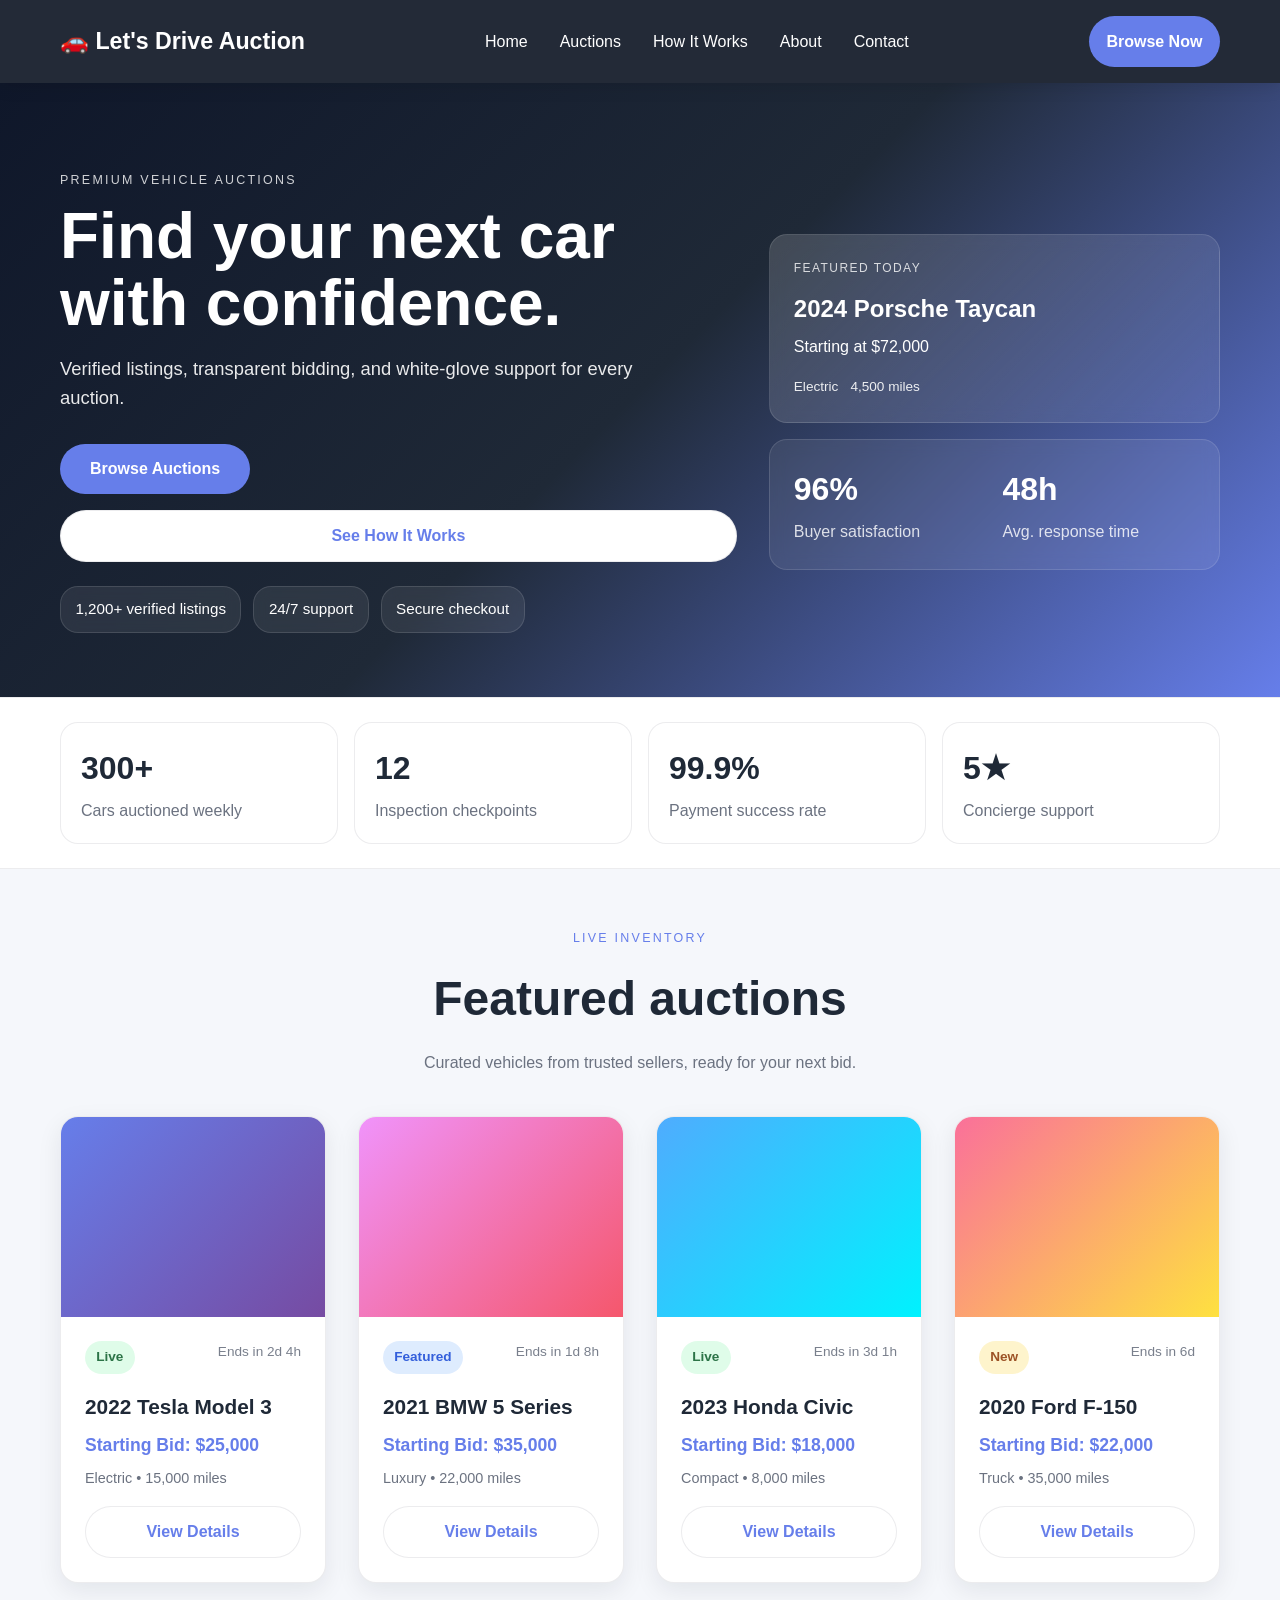
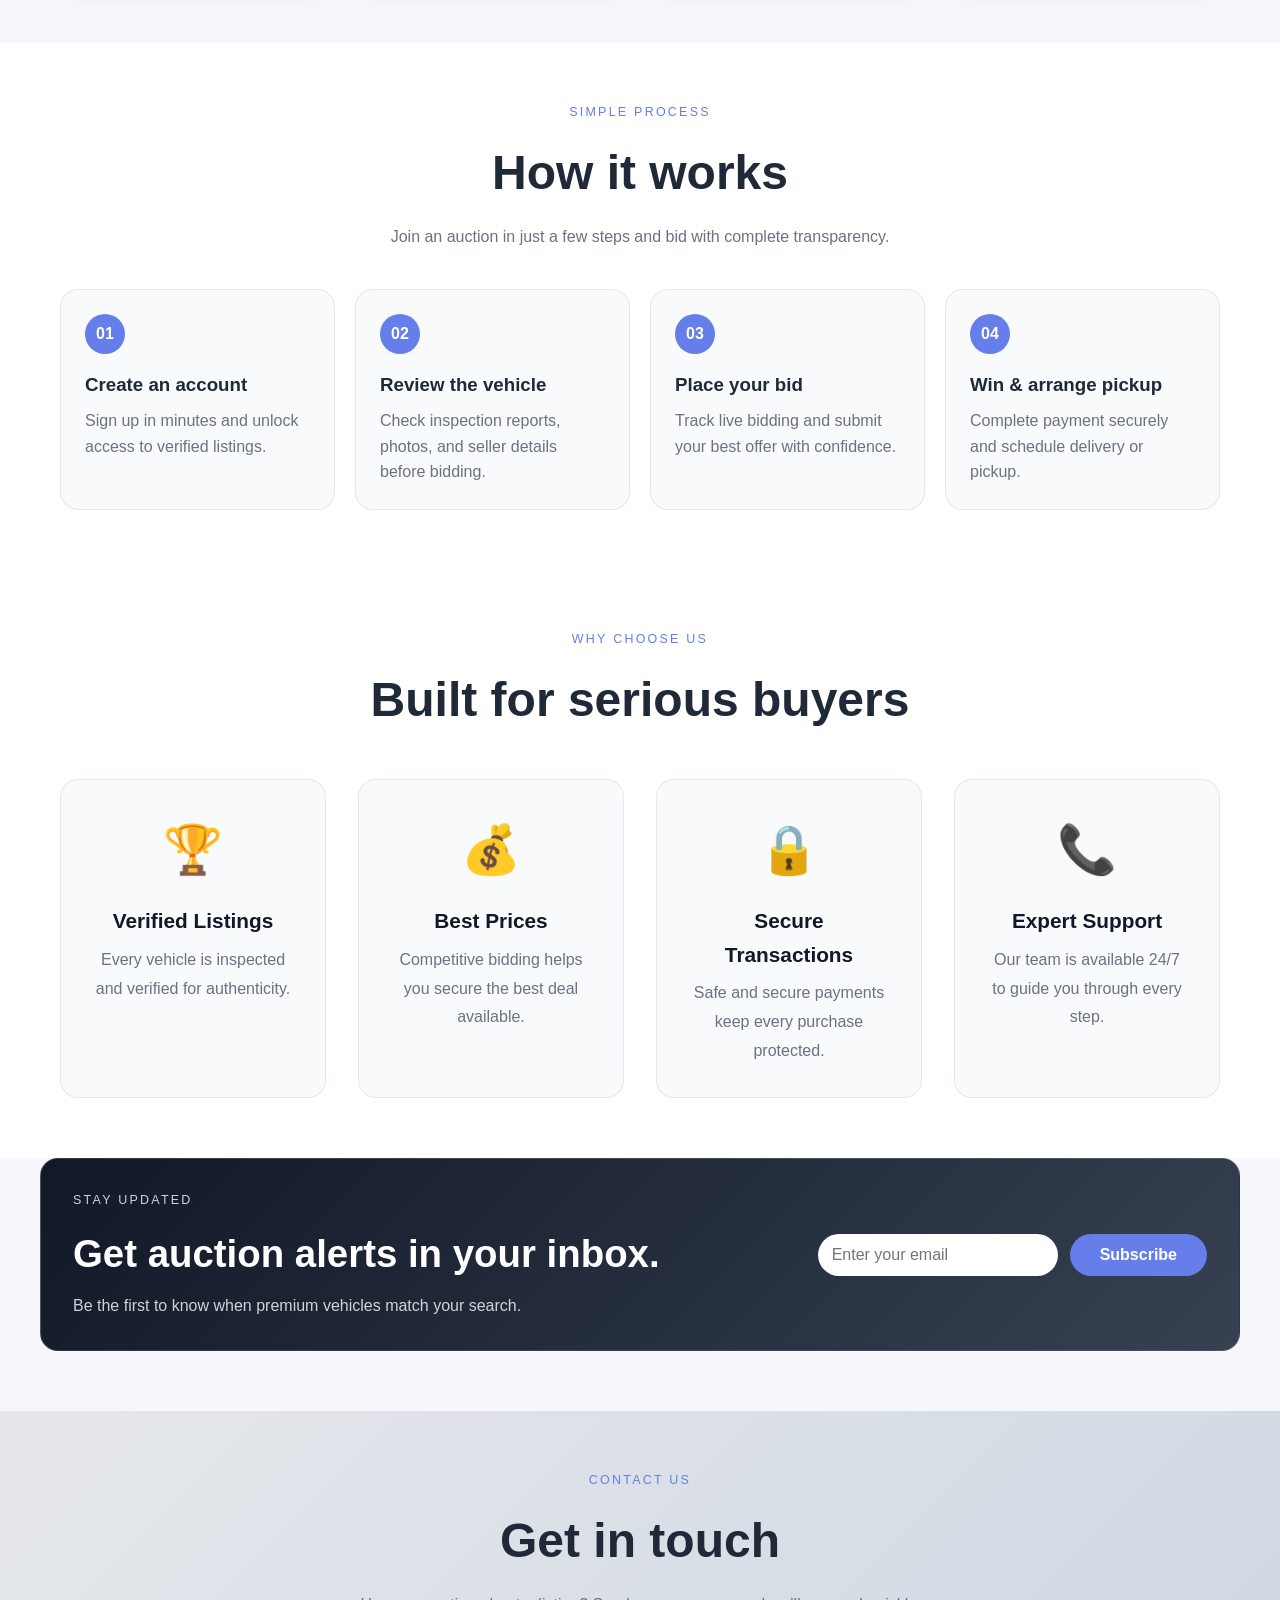
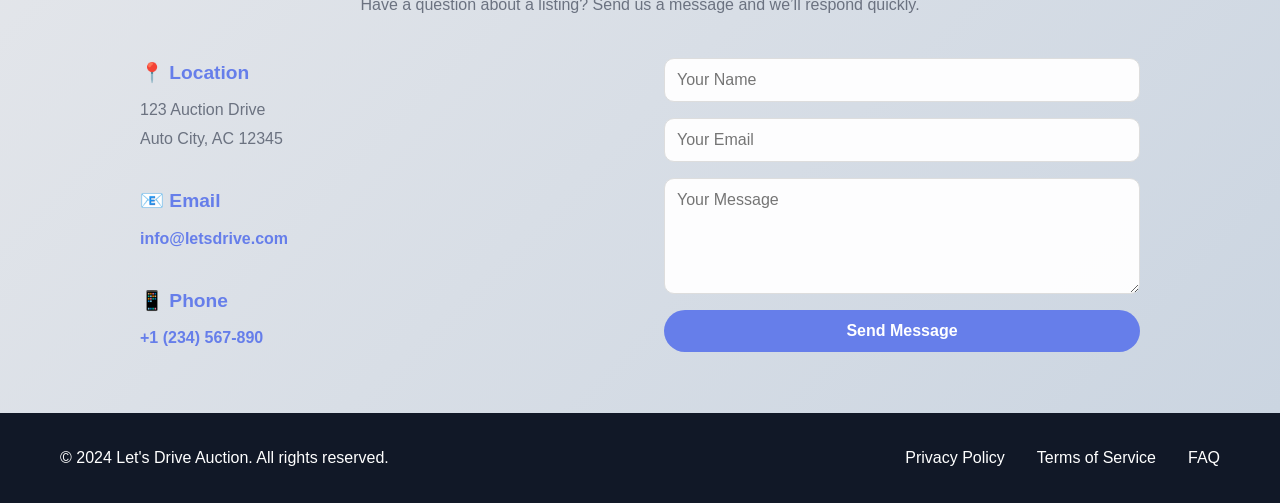
<file: index.html>
<!DOCTYPE html>
<html lang="en">
<head>
    <meta charset="UTF-8">
    <meta name="viewport" content="width=device-width, initial-scale=1.0">
    <title>Let's Drive Auction - Premium Vehicle Auctions</title>
    <meta name="description" content="Discover premium vehicle auctions with verified listings, expert support, and a modern bidding experience.">
    <link rel="stylesheet" href="styles.css">
</head>
<body>
    <nav class="navbar">
        <div class="container">
            <div class="logo">
                <h1>🚗 Let's Drive Auction</h1>
            </div>
            <ul class="nav-links">
                <li><a href="#home">Home</a></li>
                <li><a href="#auctions">Auctions</a></li>
                <li><a href="#how-it-works">How It Works</a></li>
                <li><a href="#about">About</a></li>
                <li><a href="#contact">Contact</a></li>
            </ul>
            <a class="nav-cta" href="#auctions">Browse Now</a>
        </div>
    </nav>

    <main>
        <section id="home" class="hero">
            <div class="container hero-layout">
                <div class="hero-content">
                    <p class="eyebrow">Premium vehicle auctions</p>
                    <h2>Find your next car with confidence.</h2>
                    <p class="hero-copy">Verified listings, transparent bidding, and white-glove support for every auction.</p>
                    <div class="hero-actions">
                        <a class="btn btn-primary" href="#auctions">Browse Auctions</a>
                        <a class="btn btn-secondary" href="#how-it-works">See How It Works</a>
                    </div>
                    <div class="hero-highlights">
                        <span>1,200+ verified listings</span>
                        <span>24/7 support</span>
                        <span>Secure checkout</span>
                    </div>
                </div>
                <div class="hero-panel">
                    <div class="panel-card featured">
                        <p class="panel-label">Featured today</p>
                        <h3>2024 Porsche Taycan</h3>
                        <p>Starting at $72,000</p>
                        <div class="panel-meta">
                            <span>Electric</span>
                            <span>4,500 miles</span>
                        </div>
                    </div>
                    <div class="panel-card stats">
                        <div>
                            <strong>96%</strong>
                            <span>Buyer satisfaction</span>
                        </div>
                        <div>
                            <strong>48h</strong>
                            <span>Avg. response time</span>
                        </div>
                    </div>
                </div>
            </div>
        </section>

        <section class="stats-strip">
            <div class="container stats-grid">
                <div>
                    <strong>300+</strong>
                    <span>Cars auctioned weekly</span>
                </div>
                <div>
                    <strong>12</strong>
                    <span>Inspection checkpoints</span>
                </div>
                <div>
                    <strong>99.9%</strong>
                    <span>Payment success rate</span>
                </div>
                <div>
                    <strong>5★</strong>
                    <span>Concierge support</span>
                </div>
            </div>
        </section>

        <section id="auctions" class="auctions">
            <div class="container">
                <div class="section-heading">
                    <p class="eyebrow">Live inventory</p>
                    <h2>Featured auctions</h2>
                    <p>Curated vehicles from trusted sellers, ready for your next bid.</p>
                </div>
                <div class="auction-grid">
                    <article class="auction-card">
                        <div class="auction-image auction-image-1"></div>
                        <div class="auction-info">
                            <div class="card-topline">
                                <span class="status live">Live</span>
                                <span class="time-left">Ends in 2d 4h</span>
                            </div>
                            <h3>2022 Tesla Model 3</h3>
                            <p class="price">Starting Bid: $25,000</p>
                            <p class="details">Electric • 15,000 miles</p>
                            <a class="btn btn-secondary" href="#contact">View Details</a>
                        </div>
                    </article>

                    <article class="auction-card">
                        <div class="auction-image auction-image-2"></div>
                        <div class="auction-info">
                            <div class="card-topline">
                                <span class="status featured">Featured</span>
                                <span class="time-left">Ends in 1d 8h</span>
                            </div>
                            <h3>2021 BMW 5 Series</h3>
                            <p class="price">Starting Bid: $35,000</p>
                            <p class="details">Luxury • 22,000 miles</p>
                            <a class="btn btn-secondary" href="#contact">View Details</a>
                        </div>
                    </article>

                    <article class="auction-card">
                        <div class="auction-image auction-image-3"></div>
                        <div class="auction-info">
                            <div class="card-topline">
                                <span class="status live">Live</span>
                                <span class="time-left">Ends in 3d 1h</span>
                            </div>
                            <h3>2023 Honda Civic</h3>
                            <p class="price">Starting Bid: $18,000</p>
                            <p class="details">Compact • 8,000 miles</p>
                            <a class="btn btn-secondary" href="#contact">View Details</a>
                        </div>
                    </article>

                    <article class="auction-card">
                        <div class="auction-image auction-image-4"></div>
                        <div class="auction-info">
                            <div class="card-topline">
                                <span class="status new">New</span>
                                <span class="time-left">Ends in 6d</span>
                            </div>
                            <h3>2020 Ford F-150</h3>
                            <p class="price">Starting Bid: $22,000</p>
                            <p class="details">Truck • 35,000 miles</p>
                            <a class="btn btn-secondary" href="#contact">View Details</a>
                        </div>
                    </article>
                </div>
            </div>
        </section>

        <section id="how-it-works" class="how-it-works">
            <div class="container">
                <div class="section-heading">
                    <p class="eyebrow">Simple process</p>
                    <h2>How it works</h2>
                    <p>Join an auction in just a few steps and bid with complete transparency.</p>
                </div>
                <div class="steps-grid">
                    <div class="step">
                        <span>01</span>
                        <h3>Create an account</h3>
                        <p>Sign up in minutes and unlock access to verified listings.</p>
                    </div>
                    <div class="step">
                        <span>02</span>
                        <h3>Review the vehicle</h3>
                        <p>Check inspection reports, photos, and seller details before bidding.</p>
                    </div>
                    <div class="step">
                        <span>03</span>
                        <h3>Place your bid</h3>
                        <p>Track live bidding and submit your best offer with confidence.</p>
                    </div>
                    <div class="step">
                        <span>04</span>
                        <h3>Win &amp; arrange pickup</h3>
                        <p>Complete payment securely and schedule delivery or pickup.</p>
                    </div>
                </div>
            </div>
        </section>

        <section id="about" class="about">
            <div class="container">
                <div class="section-heading">
                    <p class="eyebrow">Why choose us</p>
                    <h2>Built for serious buyers</h2>
                </div>
                <div class="features-grid">
                    <div class="feature">
                        <div class="feature-icon">🏆</div>
                        <h3>Verified Listings</h3>
                        <p>Every vehicle is inspected and verified for authenticity.</p>
                    </div>
                    <div class="feature">
                        <div class="feature-icon">💰</div>
                        <h3>Best Prices</h3>
                        <p>Competitive bidding helps you secure the best deal available.</p>
                    </div>
                    <div class="feature">
                        <div class="feature-icon">🔒</div>
                        <h3>Secure Transactions</h3>
                        <p>Safe and secure payments keep every purchase protected.</p>
                    </div>
                    <div class="feature">
                        <div class="feature-icon">📞</div>
                        <h3>Expert Support</h3>
                        <p>Our team is available 24/7 to guide you through every step.</p>
                    </div>
                </div>
            </div>
        </section>

        <section class="newsletter">
            <div class="container newsletter-card">
                <div>
                    <p class="eyebrow">Stay updated</p>
                    <h2>Get auction alerts in your inbox.</h2>
                    <p>Be the first to know when premium vehicles match your search.</p>
                </div>
                <form class="newsletter-form">
                    <input type="email" placeholder="Enter your email" aria-label="Email address" required>
                    <button type="submit" class="btn btn-primary">Subscribe</button>
                </form>
            </div>
        </section>

        <section id="contact" class="contact">
            <div class="container">
                <div class="section-heading">
                    <p class="eyebrow">Contact us</p>
                    <h2>Get in touch</h2>
                    <p>Have a question about a listing? Send us a message and we’ll respond quickly.</p>
                </div>
                <div class="contact-content">
                    <div class="contact-info">
                        <div class="info-item">
                            <h3>📍 Location</h3>
                            <p>123 Auction Drive<br>Auto City, AC 12345</p>
                        </div>
                        <div class="info-item">
                            <h3>📧 Email</h3>
                            <p><a href="mailto:info@letsdrive.com">info@letsdrive.com</a></p>
                        </div>
                        <div class="info-item">
                            <h3>📱 Phone</h3>
                            <p><a href="tel:+1234567890">+1 (234) 567-890</a></p>
                        </div>
                    </div>
                    <form class="contact-form">
                        <input type="text" placeholder="Your Name" required>
                        <input type="email" placeholder="Your Email" required>
                        <textarea placeholder="Your Message" rows="5" required></textarea>
                        <button type="submit" class="btn btn-primary">Send Message</button>
                    </form>
                </div>
            </div>
        </section>
    </main>

    <footer class="footer">
        <div class="container">
            <p>&copy; 2024 Let's Drive Auction. All rights reserved.</p>
            <div class="footer-links">
                <a href="#">Privacy Policy</a>
                <a href="#">Terms of Service</a>
                <a href="#">FAQ</a>
            </div>
        </div>
    </footer>
</body>
</html>
</file>
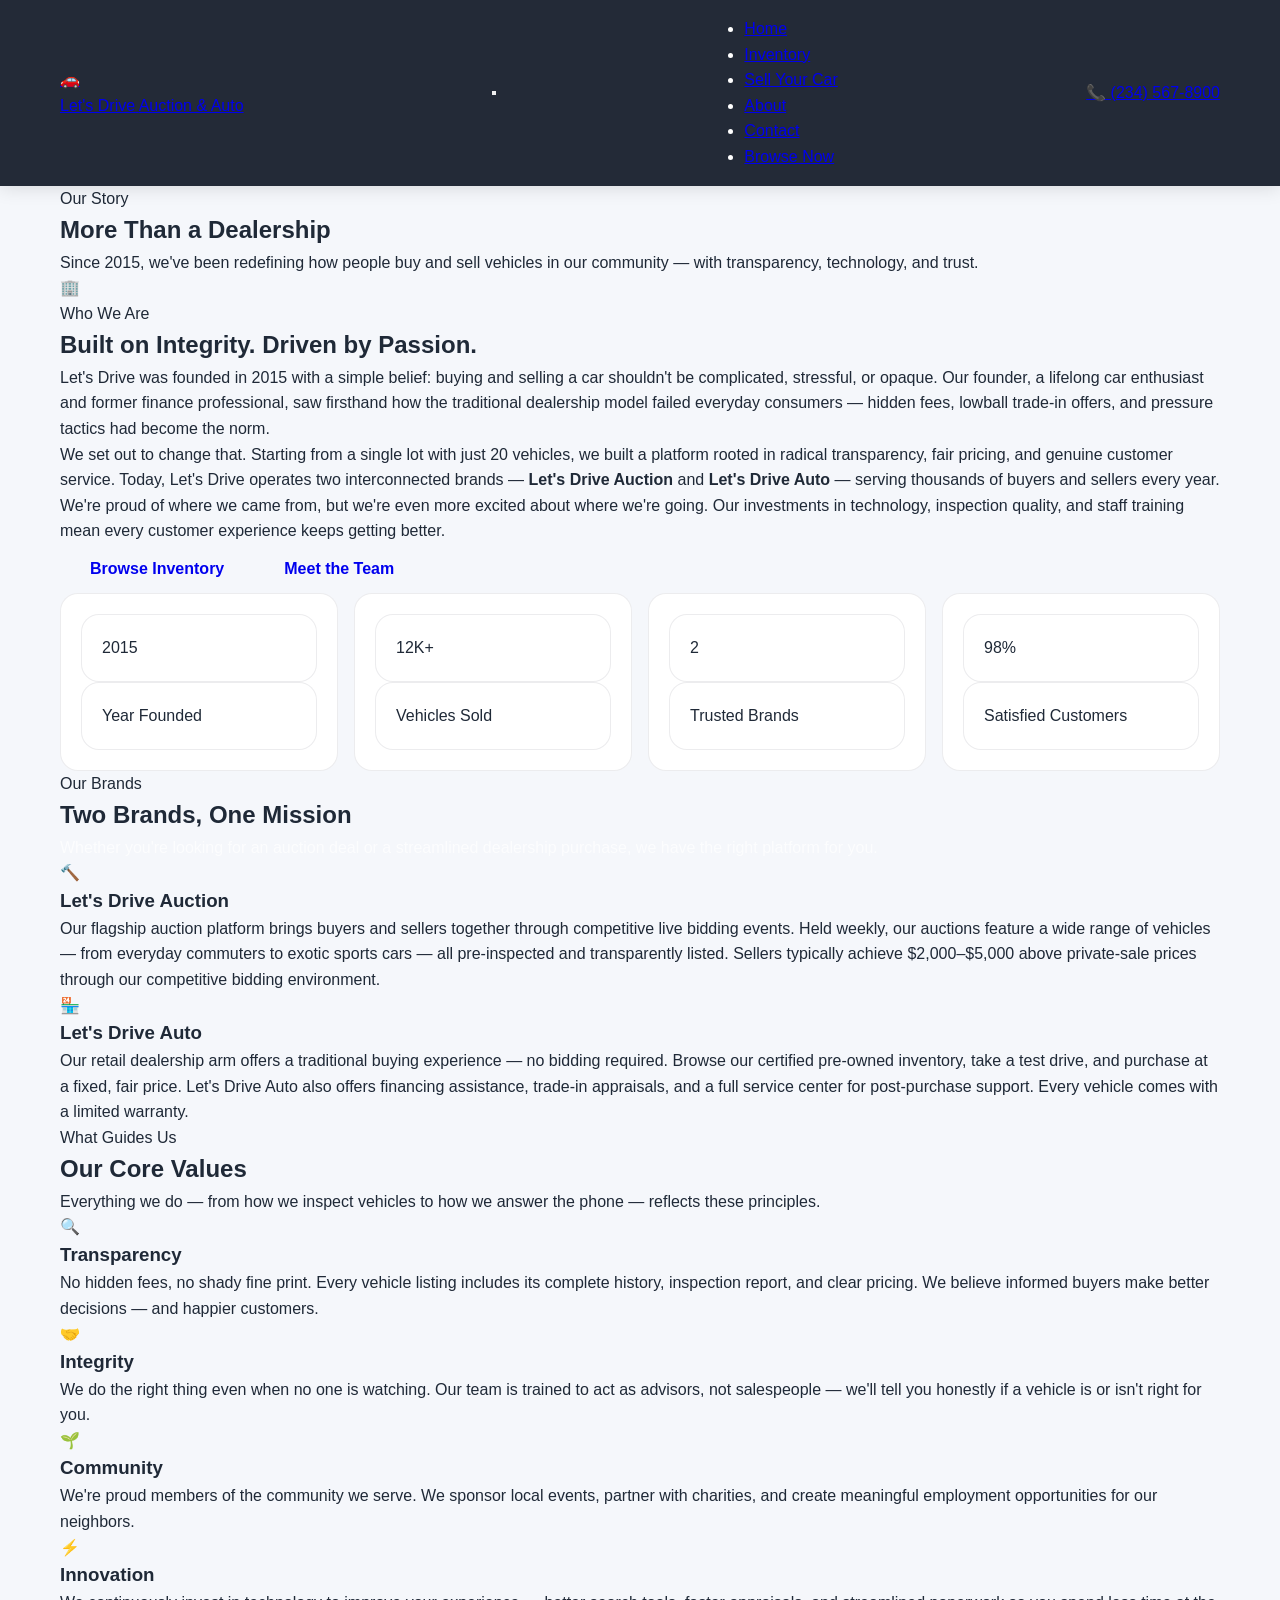
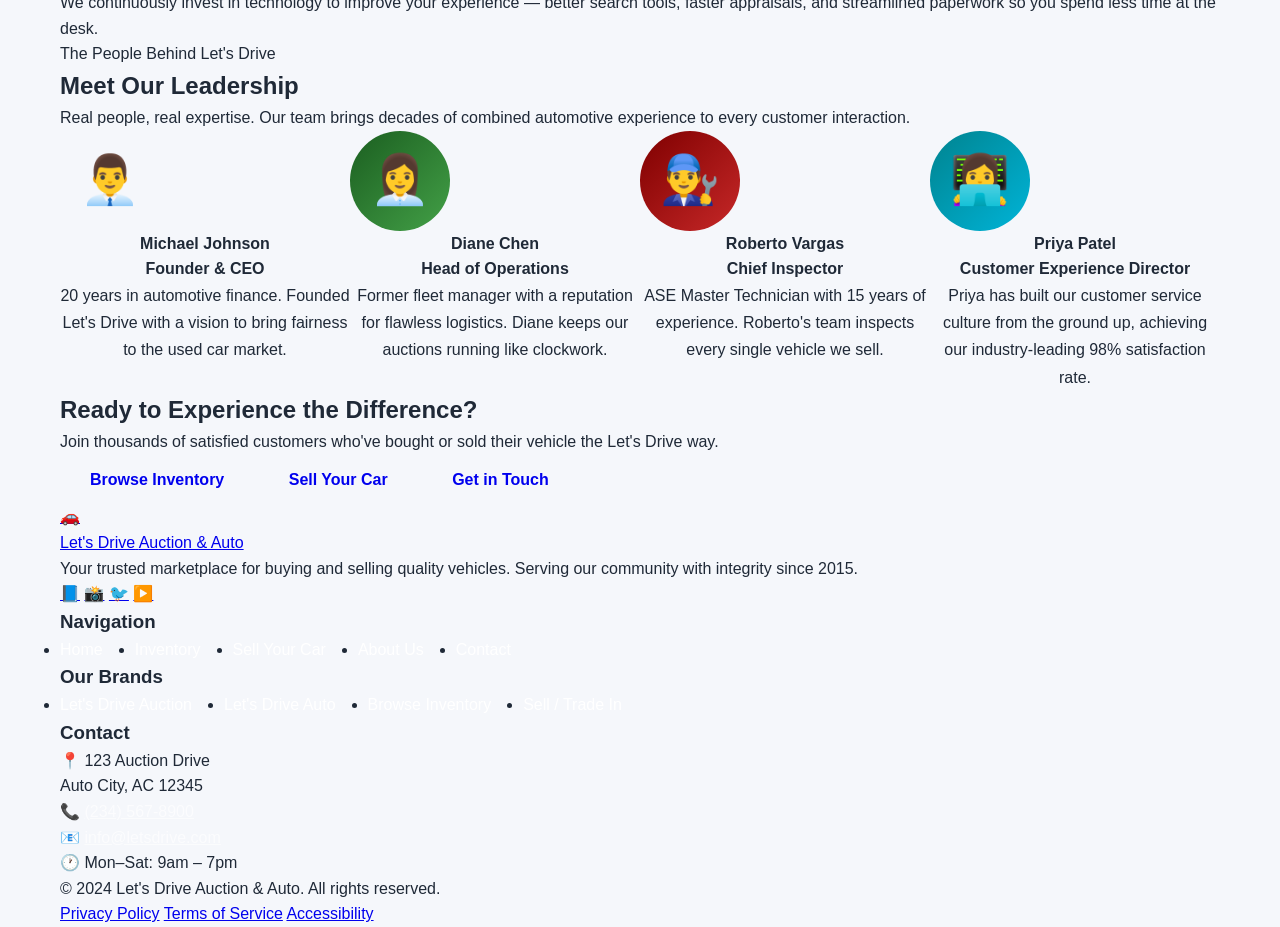
<file: about.html>
<!DOCTYPE html>
<html lang="en">
<head>
  <meta charset="UTF-8">
  <meta name="viewport" content="width=device-width, initial-scale=1.0">
  <meta name="description" content="Learn about Let's Drive Auction and Let's Drive Auto — our story, mission, values, and the team behind one of the most trusted vehicle marketplaces in the region.">
  <title>About Us | Let's Drive — Auction &amp; Auto</title>
  <link rel="stylesheet" href="styles.css">
</head>
<body>

  <!-- ===== HEADER / NAV ===== -->
  <header class="site-header">
    <nav class="navbar" aria-label="Main navigation">
      <div class="container nav-inner">
        <a href="index.html" class="brand" aria-label="Let's Drive — Home">
          <span class="brand-icon" aria-hidden="true">🚗</span>
          <div class="brand-text">
            <span class="brand-main">Let's Drive</span>
            <span class="brand-sub">Auction &amp; Auto</span>
          </div>
        </a>

        <button class="nav-toggle" aria-label="Toggle navigation menu" aria-expanded="false" aria-controls="nav-menu">
          <span class="hamburger" aria-hidden="true"></span>
        </button>

        <ul class="nav-menu" id="nav-menu" role="list">
          <li><a href="index.html" class="nav-link">Home</a></li>
          <li><a href="inventory.html" class="nav-link">Inventory</a></li>
          <li><a href="sell.html" class="nav-link">Sell Your Car</a></li>
          <li><a href="about.html" class="nav-link active" aria-current="page">About</a></li>
          <li><a href="contact.html" class="nav-link">Contact</a></li>
          <li><a href="inventory.html" class="nav-link nav-link--cta">Browse Now</a></li>
        </ul>

        <a href="tel:+12345678900" class="nav-phone" aria-label="Call us at (234) 567-8900">
          📞 (234) 567-8900
        </a>
      </div>
    </nav>
  </header>

  <main>

    <!-- ===== PAGE HEADER ===== -->
    <section class="page-header" aria-labelledby="about-page-title">
      <div class="container">
        <span class="section__eyebrow">Our Story</span>
        <h1 class="section__title" id="about-page-title">More Than a Dealership</h1>
        <p class="section__subtitle">Since 2015, we've been redefining how people buy and sell vehicles in our community — with transparency, technology, and trust.</p>
      </div>
    </section>

    <!-- ===== COMPANY STORY ===== -->
    <section class="section">
      <div class="container">
        <div class="about-grid">
          <div class="about-img img-luxury" role="img" aria-label="Let's Drive showroom interior with luxury vehicles">🏢</div>
          <div class="about-content">
            <span class="section__eyebrow">Who We Are</span>
            <h2>Built on Integrity. Driven by Passion.</h2>
            <p>
              Let's Drive was founded in 2015 with a simple belief: buying and selling a car shouldn't be complicated, stressful, or opaque. Our founder, a lifelong car enthusiast and former finance professional, saw firsthand how the traditional dealership model failed everyday consumers — hidden fees, lowball trade-in offers, and pressure tactics had become the norm.
            </p>
            <p>
              We set out to change that. Starting from a single lot with just 20 vehicles, we built a platform rooted in radical transparency, fair pricing, and genuine customer service. Today, Let's Drive operates two interconnected brands — <strong>Let's Drive Auction</strong> and <strong>Let's Drive Auto</strong> — serving thousands of buyers and sellers every year.
            </p>
            <p>
              We're proud of where we came from, but we're even more excited about where we're going. Our investments in technology, inspection quality, and staff training mean every customer experience keeps getting better.
            </p>
            <div style="margin-top:var(--sp-8);display:flex;gap:var(--sp-4);flex-wrap:wrap;">
              <a href="inventory.html" class="btn btn--primary">Browse Inventory</a>
              <a href="contact.html" class="btn btn--outline-dark">Meet the Team</a>
            </div>
          </div>
        </div>
      </div>
    </section>

    <!-- ===== STATS ===== -->
    <section class="stats-bar" aria-label="Company milestones">
      <div class="container">
        <div class="stats-grid">
          <div class="stat-item">
            <div class="stat-number">2015</div>
            <div class="stat-label">Year Founded</div>
          </div>
          <div class="stat-item">
            <div class="stat-number">12K+</div>
            <div class="stat-label">Vehicles Sold</div>
          </div>
          <div class="stat-item">
            <div class="stat-number">2</div>
            <div class="stat-label">Trusted Brands</div>
          </div>
          <div class="stat-item">
            <div class="stat-number">98%</div>
            <div class="stat-label">Satisfied Customers</div>
          </div>
        </div>
      </div>
    </section>

    <!-- ===== OUR TWO BRANDS ===== -->
    <section class="brands-section" aria-labelledby="brands-title">
      <div class="container">
        <div class="section__header">
          <span class="section__eyebrow" style="color:var(--clr-accent);">Our Brands</span>
          <h2 class="section__title" id="brands-title" style="color:var(--clr-white);">Two Brands, One Mission</h2>
          <p class="section__subtitle" style="color:rgba(255,255,255,.72);">Whether you're looking for an auction deal or a streamlined dealership purchase, we have the right platform for you.</p>
        </div>

        <div class="brands-grid">
          <div class="brand-card">
            <div class="brand-card__icon" aria-hidden="true">🔨</div>
            <h3 class="brand-card__name">Let's Drive Auction</h3>
            <p class="brand-card__text">
              Our flagship auction platform brings buyers and sellers together through competitive live bidding events. Held weekly, our auctions feature a wide range of vehicles — from everyday commuters to exotic sports cars — all pre-inspected and transparently listed. Sellers typically achieve $2,000–$5,000 above private-sale prices through our competitive bidding environment.
            </p>
          </div>
          <div class="brand-card">
            <div class="brand-card__icon" aria-hidden="true">🏪</div>
            <h3 class="brand-card__name">Let's Drive Auto</h3>
            <p class="brand-card__text">
              Our retail dealership arm offers a traditional buying experience — no bidding required. Browse our certified pre-owned inventory, take a test drive, and purchase at a fixed, fair price. Let's Drive Auto also offers financing assistance, trade-in appraisals, and a full service center for post-purchase support. Every vehicle comes with a limited warranty.
            </p>
          </div>
        </div>
      </div>
    </section>

    <!-- ===== OUR VALUES ===== -->
    <section class="section" aria-labelledby="values-title">
      <div class="container">
        <div class="section__header">
          <span class="section__eyebrow">What Guides Us</span>
          <h2 class="section__title" id="values-title">Our Core Values</h2>
          <p class="section__subtitle">Everything we do — from how we inspect vehicles to how we answer the phone — reflects these principles.</p>
        </div>

        <div class="values-grid">
          <div class="value-card">
            <div class="value-icon" aria-hidden="true">🔍</div>
            <h3 class="value-title">Transparency</h3>
            <p class="value-text">No hidden fees, no shady fine print. Every vehicle listing includes its complete history, inspection report, and clear pricing. We believe informed buyers make better decisions — and happier customers.</p>
          </div>
          <div class="value-card">
            <div class="value-icon" aria-hidden="true">🤝</div>
            <h3 class="value-title">Integrity</h3>
            <p class="value-text">We do the right thing even when no one is watching. Our team is trained to act as advisors, not salespeople — we'll tell you honestly if a vehicle is or isn't right for you.</p>
          </div>
          <div class="value-card">
            <div class="value-icon" aria-hidden="true">🌱</div>
            <h3 class="value-title">Community</h3>
            <p class="value-text">We're proud members of the community we serve. We sponsor local events, partner with charities, and create meaningful employment opportunities for our neighbors.</p>
          </div>
          <div class="value-card">
            <div class="value-icon" aria-hidden="true">⚡</div>
            <h3 class="value-title">Innovation</h3>
            <p class="value-text">We continuously invest in technology to improve your experience — better search tools, faster appraisals, and streamlined paperwork so you spend less time at the desk.</p>
          </div>
        </div>
      </div>
    </section>

    <!-- ===== TEAM SECTION ===== -->
    <section class="section section--alt" aria-labelledby="team-title">
      <div class="container">
        <div class="section__header">
          <span class="section__eyebrow">The People Behind Let's Drive</span>
          <h2 class="section__title" id="team-title">Meet Our Leadership</h2>
          <p class="section__subtitle">Real people, real expertise. Our team brings decades of combined automotive experience to every customer interaction.</p>
        </div>

        <div style="display:grid;grid-template-columns:repeat(auto-fit,minmax(220px,1fr));gap:var(--sp-8);">
          <div style="text-align:center;">
            <div style="width:100px;height:100px;border-radius:50%;background:linear-gradient(135deg,var(--clr-primary),#2d5986);display:flex;align-items:center;justify-content:center;font-size:3rem;margin:0 auto var(--sp-5);" aria-hidden="true">👨‍💼</div>
            <h3 style="font-size:var(--font-size-lg);font-weight:800;color:var(--clr-primary);margin-bottom:var(--sp-1);">Michael Johnson</h3>
            <p style="font-size:var(--font-size-sm);color:var(--clr-accent);font-weight:700;margin-bottom:var(--sp-3);">Founder &amp; CEO</p>
            <p style="font-size:var(--font-size-sm);color:var(--clr-text-muted);line-height:1.7;">20 years in automotive finance. Founded Let's Drive with a vision to bring fairness to the used car market.</p>
          </div>
          <div style="text-align:center;">
            <div style="width:100px;height:100px;border-radius:50%;background:linear-gradient(135deg,#1b5e20,#43a047);display:flex;align-items:center;justify-content:center;font-size:3rem;margin:0 auto var(--sp-5);" aria-hidden="true">👩‍💼</div>
            <h3 style="font-size:var(--font-size-lg);font-weight:800;color:var(--clr-primary);margin-bottom:var(--sp-1);">Diane Chen</h3>
            <p style="font-size:var(--font-size-sm);color:var(--clr-accent);font-weight:700;margin-bottom:var(--sp-3);">Head of Operations</p>
            <p style="font-size:var(--font-size-sm);color:var(--clr-text-muted);line-height:1.7;">Former fleet manager with a reputation for flawless logistics. Diane keeps our auctions running like clockwork.</p>
          </div>
          <div style="text-align:center;">
            <div style="width:100px;height:100px;border-radius:50%;background:linear-gradient(135deg,#7f0000,#c62828);display:flex;align-items:center;justify-content:center;font-size:3rem;margin:0 auto var(--sp-5);" aria-hidden="true">👨‍🔧</div>
            <h3 style="font-size:var(--font-size-lg);font-weight:800;color:var(--clr-primary);margin-bottom:var(--sp-1);">Roberto Vargas</h3>
            <p style="font-size:var(--font-size-sm);color:var(--clr-accent);font-weight:700;margin-bottom:var(--sp-3);">Chief Inspector</p>
            <p style="font-size:var(--font-size-sm);color:var(--clr-text-muted);line-height:1.7;">ASE Master Technician with 15 years of experience. Roberto's team inspects every single vehicle we sell.</p>
          </div>
          <div style="text-align:center;">
            <div style="width:100px;height:100px;border-radius:50%;background:linear-gradient(135deg,#00838f,#00b4d8);display:flex;align-items:center;justify-content:center;font-size:3rem;margin:0 auto var(--sp-5);" aria-hidden="true">👩‍💻</div>
            <h3 style="font-size:var(--font-size-lg);font-weight:800;color:var(--clr-primary);margin-bottom:var(--sp-1);">Priya Patel</h3>
            <p style="font-size:var(--font-size-sm);color:var(--clr-accent);font-weight:700;margin-bottom:var(--sp-3);">Customer Experience Director</p>
            <p style="font-size:var(--font-size-sm);color:var(--clr-text-muted);line-height:1.7;">Priya has built our customer service culture from the ground up, achieving our industry-leading 98% satisfaction rate.</p>
          </div>
        </div>
      </div>
    </section>

    <!-- ===== CTA BANNER ===== -->
    <section class="cta-banner" aria-labelledby="about-cta-title">
      <div class="container">
        <h2 class="cta-banner__title" id="about-cta-title">Ready to Experience the Difference?</h2>
        <p class="cta-banner__subtitle">Join thousands of satisfied customers who've bought or sold their vehicle the Let's Drive way.</p>
        <div class="cta-banner__actions">
          <a href="inventory.html" class="btn btn--primary btn--lg">Browse Inventory</a>
          <a href="sell.html" class="btn btn--outline btn--lg">Sell Your Car</a>
          <a href="contact.html" class="btn btn--outline btn--lg">Get in Touch</a>
        </div>
      </div>
    </section>

  </main>

  <!-- ===== FOOTER ===== -->
  <footer class="site-footer">
    <div class="footer-main">
      <div class="container">
        <div class="footer-grid">
          <div class="footer-brand-col">
            <a href="index.html" class="footer-brand" aria-label="Let's Drive — Home">
              <span aria-hidden="true">🚗</span>
              <div class="brand-text">
                <span class="brand-main">Let's Drive</span>
                <span class="brand-sub">Auction &amp; Auto</span>
              </div>
            </a>
            <p class="footer-tagline">Your trusted marketplace for buying and selling quality vehicles. Serving our community with integrity since 2015.</p>
            <div class="footer-social">
              <a href="#" class="social-link" aria-label="Facebook">📘</a>
              <a href="#" class="social-link" aria-label="Instagram">📸</a>
              <a href="#" class="social-link" aria-label="Twitter / X">🐦</a>
              <a href="#" class="social-link" aria-label="YouTube">▶️</a>
            </div>
          </div>
          <div>
            <h3 class="footer-col-title">Navigation</h3>
            <ul class="footer-links">
              <li><a href="index.html">Home</a></li>
              <li><a href="inventory.html">Inventory</a></li>
              <li><a href="sell.html">Sell Your Car</a></li>
              <li><a href="about.html">About Us</a></li>
              <li><a href="contact.html">Contact</a></li>
            </ul>
          </div>
          <div>
            <h3 class="footer-col-title">Our Brands</h3>
            <ul class="footer-links">
              <li><a href="about.html">Let's Drive Auction</a></li>
              <li><a href="about.html">Let's Drive Auto</a></li>
              <li><a href="inventory.html">Browse Inventory</a></li>
              <li><a href="sell.html">Sell / Trade In</a></li>
            </ul>
          </div>
          <div>
            <h3 class="footer-col-title">Contact</h3>
            <address class="footer-contact-list" style="font-style:normal;">
              <div class="footer-contact-item">📍 <span>123 Auction Drive<br>Auto City, AC 12345</span></div>
              <div class="footer-contact-item">📞 <a href="tel:+12345678900" style="color:rgba(255,255,255,.65);">(234) 567-8900</a></div>
              <div class="footer-contact-item">📧 <a href="mailto:info@letsdrive.com" style="color:rgba(255,255,255,.65);">info@letsdrive.com</a></div>
              <div class="footer-contact-item">🕐 Mon–Sat: 9am – 7pm</div>
            </address>
          </div>
        </div>
      </div>
    </div>
    <div class="footer-bottom">
      <div class="container">
        <div class="footer-bottom-inner">
          <p>&copy; 2024 Let's Drive Auction &amp; Auto. All rights reserved.</p>
          <div class="footer-legal">
            <a href="#">Privacy Policy</a>
            <a href="#">Terms of Service</a>
            <a href="#">Accessibility</a>
          </div>
        </div>
      </div>
    </div>
  </footer>

  <script>
    const toggle = document.querySelector('.nav-toggle');
    const menu   = document.querySelector('.nav-menu');
    if (toggle && menu) {
      toggle.addEventListener('click', () => {
        const open = menu.classList.toggle('open');
        toggle.classList.toggle('open', open);
        toggle.setAttribute('aria-expanded', open);
      });
    }
  </script>
</body>
</html>
</file>
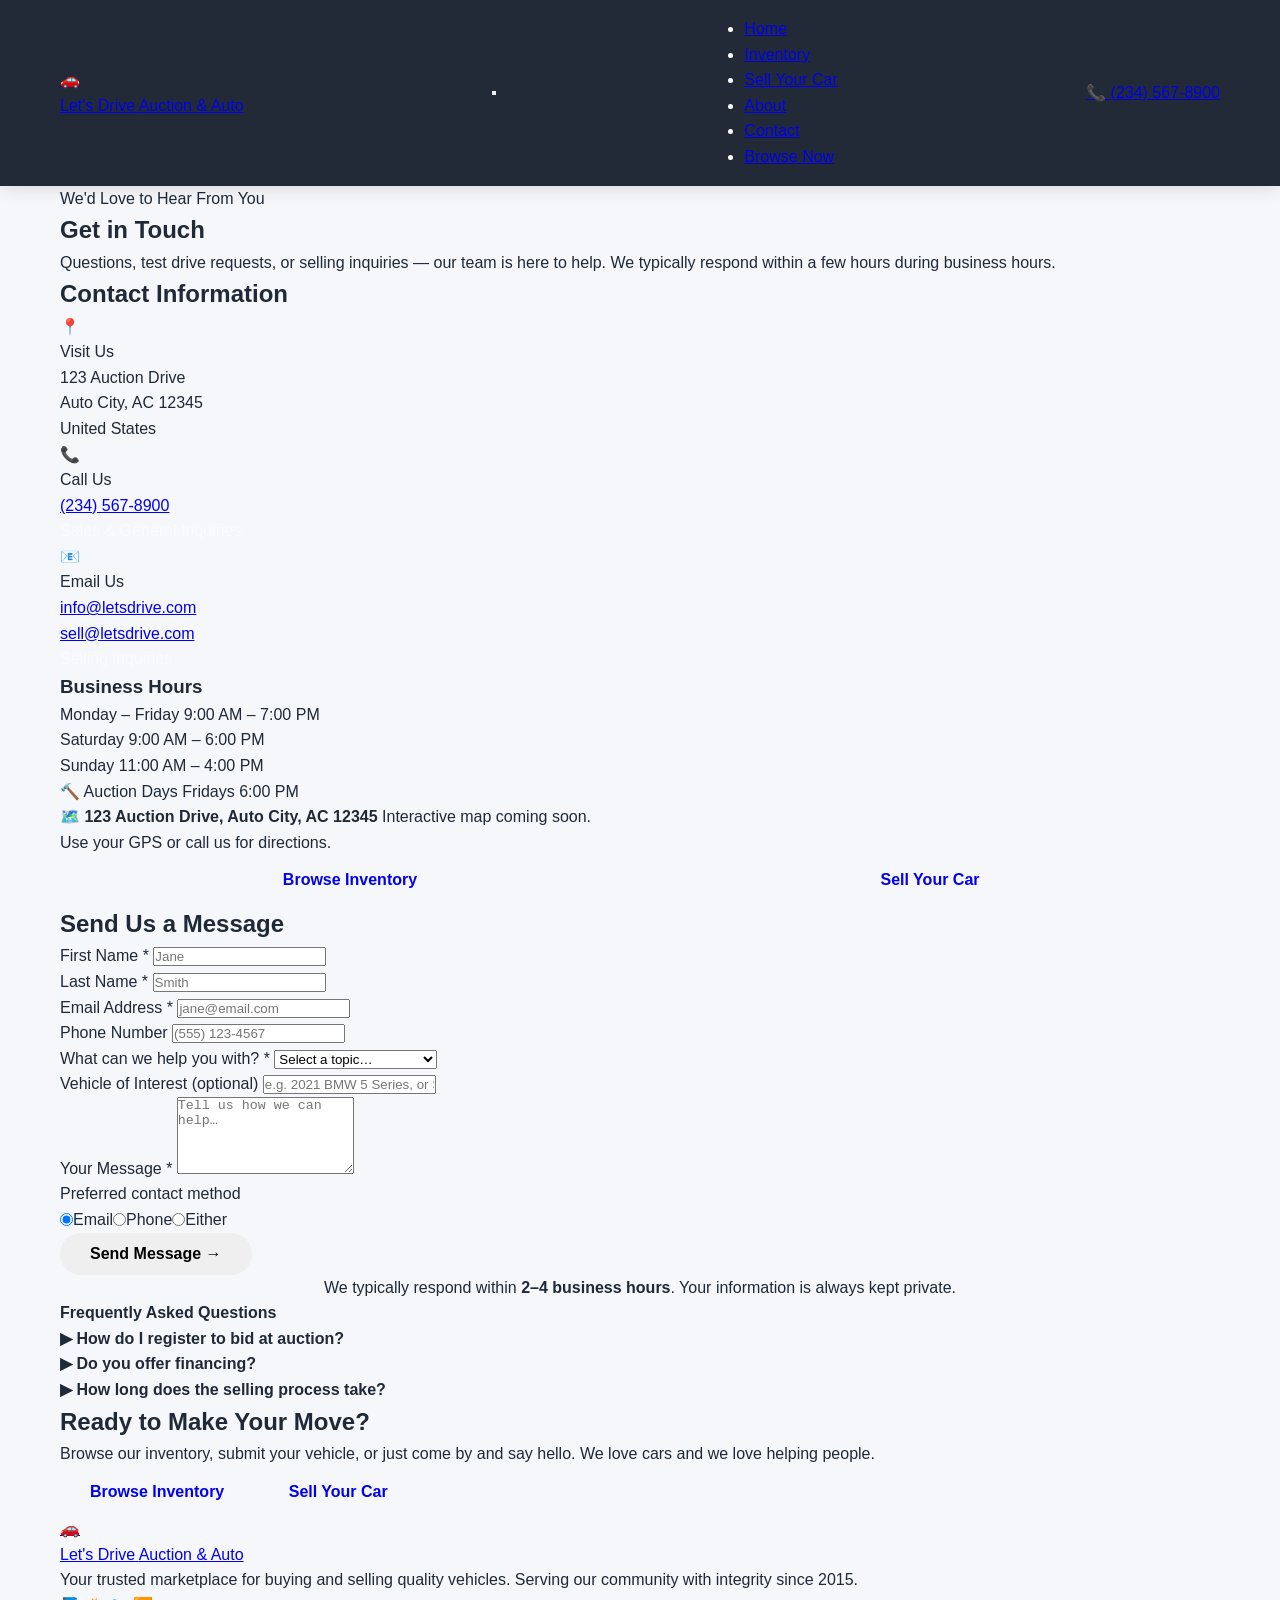
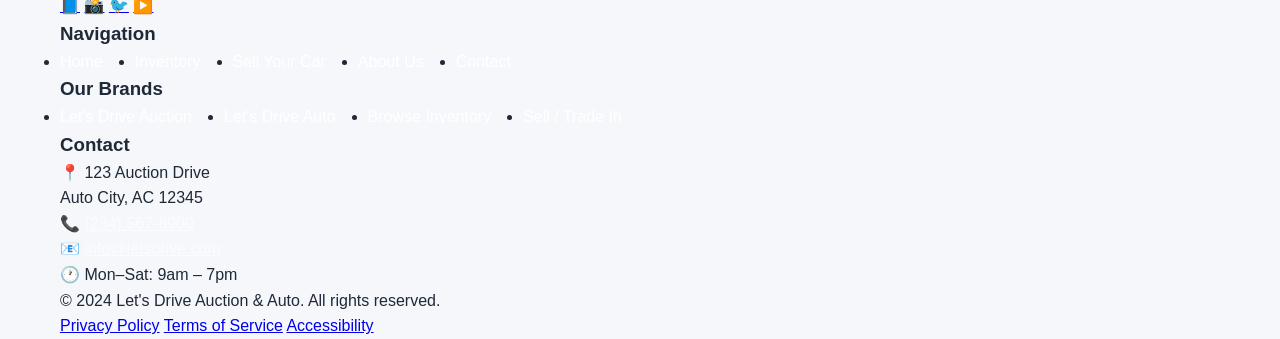
<file: contact.html>
<!DOCTYPE html>
<html lang="en">
<head>
  <meta charset="UTF-8">
  <meta name="viewport" content="width=device-width, initial-scale=1.0">
  <meta name="description" content="Contact Let's Drive Auction & Auto. Visit us at 123 Auction Drive, call (234) 567-8900, or send a message online. Open Mon–Sat 9am–7pm.">
  <title>Contact Us | Let's Drive — Auction &amp; Auto</title>
  <link rel="stylesheet" href="styles.css">
</head>
<body>

  <!-- ===== HEADER / NAV ===== -->
  <header class="site-header">
    <nav class="navbar" aria-label="Main navigation">
      <div class="container nav-inner">
        <a href="index.html" class="brand" aria-label="Let's Drive — Home">
          <span class="brand-icon" aria-hidden="true">🚗</span>
          <div class="brand-text">
            <span class="brand-main">Let's Drive</span>
            <span class="brand-sub">Auction &amp; Auto</span>
          </div>
        </a>

        <button class="nav-toggle" aria-label="Toggle navigation menu" aria-expanded="false" aria-controls="nav-menu">
          <span class="hamburger" aria-hidden="true"></span>
        </button>

        <ul class="nav-menu" id="nav-menu" role="list">
          <li><a href="index.html" class="nav-link">Home</a></li>
          <li><a href="inventory.html" class="nav-link">Inventory</a></li>
          <li><a href="sell.html" class="nav-link">Sell Your Car</a></li>
          <li><a href="about.html" class="nav-link">About</a></li>
          <li><a href="contact.html" class="nav-link active" aria-current="page">Contact</a></li>
          <li><a href="inventory.html" class="nav-link nav-link--cta">Browse Now</a></li>
        </ul>

        <a href="tel:+12345678900" class="nav-phone" aria-label="Call us at (234) 567-8900">
          📞 (234) 567-8900
        </a>
      </div>
    </nav>
  </header>

  <main>

    <!-- ===== PAGE HEADER ===== -->
    <section class="page-header" aria-labelledby="contact-page-title">
      <div class="container">
        <span class="section__eyebrow">We'd Love to Hear From You</span>
        <h1 class="section__title" id="contact-page-title">Get in Touch</h1>
        <p class="section__subtitle">Questions, test drive requests, or selling inquiries — our team is here to help. We typically respond within a few hours during business hours.</p>
      </div>
    </section>

    <!-- ===== CONTACT MAIN SECTION ===== -->
    <section class="section">
      <div class="container">
        <div class="contact-grid">

          <!-- LEFT: Info + Hours + Map -->
          <aside aria-label="Contact information and hours">

            <div class="contact-info-card">
              <h2>Contact Information</h2>

              <div class="contact-item">
                <div class="contact-item__icon" aria-hidden="true">📍</div>
                <div>
                  <div class="contact-item__label">Visit Us</div>
                  <address class="contact-item__value" style="font-style:normal;">
                    123 Auction Drive<br>
                    Auto City, AC 12345<br>
                    United States
                  </address>
                </div>
              </div>

              <div class="contact-item">
                <div class="contact-item__icon" aria-hidden="true">📞</div>
                <div>
                  <div class="contact-item__label">Call Us</div>
                  <div class="contact-item__value">
                    <a href="tel:+12345678900">(234) 567-8900</a>
                    <br>
                    <span style="font-size:var(--font-size-xs);color:rgba(255,255,255,.5);">Sales &amp; General Inquiries</span>
                  </div>
                </div>
              </div>

              <div class="contact-item">
                <div class="contact-item__icon" aria-hidden="true">📧</div>
                <div>
                  <div class="contact-item__label">Email Us</div>
                  <div class="contact-item__value">
                    <a href="mailto:info@letsdrive.com">info@letsdrive.com</a>
                    <br>
                    <a href="mailto:sell@letsdrive.com" style="font-size:var(--font-size-sm);">sell@letsdrive.com</a>
                    <span style="font-size:var(--font-size-xs);color:rgba(255,255,255,.5);display:block;">Selling inquiries</span>
                  </div>
                </div>
              </div>

              <!-- Hours -->
              <div class="hours-grid">
                <h3>Business Hours</h3>
                <div class="hours-row">
                  <span>Monday – Friday</span>
                  <span>9:00 AM – 7:00 PM</span>
                </div>
                <div class="hours-row">
                  <span>Saturday</span>
                  <span>9:00 AM – 6:00 PM</span>
                </div>
                <div class="hours-row">
                  <span>Sunday</span>
                  <span>11:00 AM – 4:00 PM</span>
                </div>
                <div class="hours-row" style="margin-top:var(--sp-3);">
                  <span style="color:var(--clr-accent);">🔨 Auction Days</span>
                  <span>Fridays 6:00 PM</span>
                </div>
              </div>
            </div>

            <!-- Map Placeholder -->
            <div class="map-placeholder" role="img" aria-label="Map placeholder showing location at 123 Auction Drive, Auto City">
              <span aria-hidden="true">🗺️</span>
              <strong>123 Auction Drive, Auto City, AC 12345</strong>
              <span>Interactive map coming soon.<br>Use your GPS or call us for directions.</span>
            </div>

            <!-- Quick links -->
            <div style="display:grid;grid-template-columns:1fr 1fr;gap:var(--sp-4);margin-top:var(--sp-6);">
              <a href="inventory.html" class="btn btn--outline-dark" style="text-align:center;">Browse Inventory</a>
              <a href="sell.html" class="btn btn--primary" style="text-align:center;">Sell Your Car</a>
            </div>
          </aside>

          <!-- RIGHT: Contact Form -->
          <div>
            <div class="contact-form-card">
              <h2>Send Us a Message</h2>

              <form action="#" method="post" novalidate>
                <div class="form-row">
                  <div class="form-group">
                    <label class="form-label" for="ct-fname">First Name <span aria-hidden="true" style="color:var(--clr-accent);">*</span></label>
                    <input type="text" id="ct-fname" name="first_name" class="form-control"
                      placeholder="Jane" required autocomplete="given-name">
                  </div>
                  <div class="form-group">
                    <label class="form-label" for="ct-lname">Last Name <span aria-hidden="true" style="color:var(--clr-accent);">*</span></label>
                    <input type="text" id="ct-lname" name="last_name" class="form-control"
                      placeholder="Smith" required autocomplete="family-name">
                  </div>
                </div>

                <div class="form-row">
                  <div class="form-group">
                    <label class="form-label" for="ct-email">Email Address <span aria-hidden="true" style="color:var(--clr-accent);">*</span></label>
                    <input type="email" id="ct-email" name="email" class="form-control"
                      placeholder="jane@email.com" required autocomplete="email">
                  </div>
                  <div class="form-group">
                    <label class="form-label" for="ct-phone">Phone Number</label>
                    <input type="tel" id="ct-phone" name="phone" class="form-control"
                      placeholder="(555) 123-4567" autocomplete="tel">
                  </div>
                </div>

                <div class="form-group">
                  <label class="form-label" for="ct-subject">What can we help you with? <span aria-hidden="true" style="color:var(--clr-accent);">*</span></label>
                  <select id="ct-subject" name="subject" class="form-control" required>
                    <option value="" disabled selected>Select a topic…</option>
                    <option value="buying">I want to buy a vehicle</option>
                    <option value="selling">I want to sell my vehicle</option>
                    <option value="auction">Auction information</option>
                    <option value="testdrive">Schedule a test drive</option>
                    <option value="financing">Financing inquiries</option>
                    <option value="service">Service / repairs</option>
                    <option value="other">Other</option>
                  </select>
                </div>

                <div class="form-group">
                  <label class="form-label" for="ct-vehicle">Vehicle of Interest (optional)</label>
                  <input type="text" id="ct-vehicle" name="vehicle" class="form-control"
                    placeholder="e.g. 2021 BMW 5 Series, or Stock #LDA-20241">
                </div>

                <div class="form-group">
                  <label class="form-label" for="ct-message">Your Message <span aria-hidden="true" style="color:var(--clr-accent);">*</span></label>
                  <textarea id="ct-message" name="message" class="form-control" rows="5"
                    placeholder="Tell us how we can help…" required></textarea>
                </div>

                <div class="form-group">
                  <label class="form-label">Preferred contact method</label>
                  <div style="display:flex;gap:var(--sp-6);margin-top:var(--sp-2);">
                    <label style="display:flex;align-items:center;gap:var(--sp-2);font-size:var(--font-size-sm);cursor:pointer;">
                      <input type="radio" name="contact_pref" value="email" checked style="accent-color:var(--clr-accent);">
                      Email
                    </label>
                    <label style="display:flex;align-items:center;gap:var(--sp-2);font-size:var(--font-size-sm);cursor:pointer;">
                      <input type="radio" name="contact_pref" value="phone" style="accent-color:var(--clr-accent);">
                      Phone
                    </label>
                    <label style="display:flex;align-items:center;gap:var(--sp-2);font-size:var(--font-size-sm);cursor:pointer;">
                      <input type="radio" name="contact_pref" value="either" style="accent-color:var(--clr-accent);">
                      Either
                    </label>
                  </div>
                </div>

                <button type="submit" class="btn btn--primary btn--lg btn--full">
                  Send Message →
                </button>

                <p style="text-align:center;font-size:var(--font-size-sm);color:var(--clr-text-muted);margin-top:var(--sp-4);">
                  We typically respond within <strong>2–4 business hours</strong>. Your information is always kept private.
                </p>
              </form>
            </div>

            <!-- FAQ quick links -->
            <div style="background:var(--clr-gray-50);border:1px solid var(--clr-border);border-radius:var(--radius-md);padding:var(--sp-6);margin-top:var(--sp-6);">
              <h3 style="font-size:var(--font-size-lg);font-weight:800;color:var(--clr-primary);margin-bottom:var(--sp-5);">Frequently Asked Questions</h3>
              <div style="display:flex;flex-direction:column;gap:var(--sp-4);">
                <details style="border-bottom:1px solid var(--clr-border);padding-bottom:var(--sp-4);">
                  <summary style="font-size:var(--font-size-sm);font-weight:700;color:var(--clr-primary);cursor:pointer;list-style:none;">
                    ▶ How do I register to bid at auction?
                  </summary>
                  <p style="font-size:var(--font-size-sm);color:var(--clr-text-muted);line-height:1.7;margin-top:var(--sp-3);">Registration is free. Visit us in person with a valid ID and a refundable $500 deposit, or call our team to pre-register before auction day.</p>
                </details>
                <details style="border-bottom:1px solid var(--clr-border);padding-bottom:var(--sp-4);">
                  <summary style="font-size:var(--font-size-sm);font-weight:700;color:var(--clr-primary);cursor:pointer;list-style:none;">
                    ▶ Do you offer financing?
                  </summary>
                  <p style="font-size:var(--font-size-sm);color:var(--clr-text-muted);line-height:1.7;margin-top:var(--sp-3);">Yes! Let's Drive Auto offers competitive financing through our network of lenders. Most approvals happen within 1 hour. Call or visit us for details.</p>
                </details>
                <details>
                  <summary style="font-size:var(--font-size-sm);font-weight:700;color:var(--clr-primary);cursor:pointer;list-style:none;">
                    ▶ How long does the selling process take?
                  </summary>
                  <p style="font-size:var(--font-size-sm);color:var(--clr-text-muted);line-height:1.7;margin-top:var(--sp-3);">Most vehicles sell within 1–2 auction cycles (1–2 weeks). Payment is released 1–3 business days after the sale is finalized.</p>
                </details>
              </div>
            </div>
          </div>

        </div>
      </div>
    </section>

    <!-- ===== CTA BANNER ===== -->
    <section class="cta-banner" aria-labelledby="contact-cta-title">
      <div class="container">
        <h2 class="cta-banner__title" id="contact-cta-title">Ready to Make Your Move?</h2>
        <p class="cta-banner__subtitle">Browse our inventory, submit your vehicle, or just come by and say hello. We love cars and we love helping people.</p>
        <div class="cta-banner__actions">
          <a href="inventory.html" class="btn btn--primary btn--lg">Browse Inventory</a>
          <a href="sell.html" class="btn btn--outline btn--lg">Sell Your Car</a>
        </div>
      </div>
    </section>

  </main>

  <!-- ===== FOOTER ===== -->
  <footer class="site-footer">
    <div class="footer-main">
      <div class="container">
        <div class="footer-grid">
          <div class="footer-brand-col">
            <a href="index.html" class="footer-brand" aria-label="Let's Drive — Home">
              <span aria-hidden="true">🚗</span>
              <div class="brand-text">
                <span class="brand-main">Let's Drive</span>
                <span class="brand-sub">Auction &amp; Auto</span>
              </div>
            </a>
            <p class="footer-tagline">Your trusted marketplace for buying and selling quality vehicles. Serving our community with integrity since 2015.</p>
            <div class="footer-social">
              <a href="#" class="social-link" aria-label="Facebook">📘</a>
              <a href="#" class="social-link" aria-label="Instagram">📸</a>
              <a href="#" class="social-link" aria-label="Twitter / X">🐦</a>
              <a href="#" class="social-link" aria-label="YouTube">▶️</a>
            </div>
          </div>
          <div>
            <h3 class="footer-col-title">Navigation</h3>
            <ul class="footer-links">
              <li><a href="index.html">Home</a></li>
              <li><a href="inventory.html">Inventory</a></li>
              <li><a href="sell.html">Sell Your Car</a></li>
              <li><a href="about.html">About Us</a></li>
              <li><a href="contact.html">Contact</a></li>
            </ul>
          </div>
          <div>
            <h3 class="footer-col-title">Our Brands</h3>
            <ul class="footer-links">
              <li><a href="about.html">Let's Drive Auction</a></li>
              <li><a href="about.html">Let's Drive Auto</a></li>
              <li><a href="inventory.html">Browse Inventory</a></li>
              <li><a href="sell.html">Sell / Trade In</a></li>
            </ul>
          </div>
          <div>
            <h3 class="footer-col-title">Contact</h3>
            <address class="footer-contact-list" style="font-style:normal;">
              <div class="footer-contact-item">📍 <span>123 Auction Drive<br>Auto City, AC 12345</span></div>
              <div class="footer-contact-item">📞 <a href="tel:+12345678900" style="color:rgba(255,255,255,.65);">(234) 567-8900</a></div>
              <div class="footer-contact-item">📧 <a href="mailto:info@letsdrive.com" style="color:rgba(255,255,255,.65);">info@letsdrive.com</a></div>
              <div class="footer-contact-item">🕐 Mon–Sat: 9am – 7pm</div>
            </address>
          </div>
        </div>
      </div>
    </div>
    <div class="footer-bottom">
      <div class="container">
        <div class="footer-bottom-inner">
          <p>&copy; 2024 Let's Drive Auction &amp; Auto. All rights reserved.</p>
          <div class="footer-legal">
            <a href="#">Privacy Policy</a>
            <a href="#">Terms of Service</a>
            <a href="#">Accessibility</a>
          </div>
        </div>
      </div>
    </div>
  </footer>

  <script>
    const toggle = document.querySelector('.nav-toggle');
    const menu   = document.querySelector('.nav-menu');
    if (toggle && menu) {
      toggle.addEventListener('click', () => {
        const open = menu.classList.toggle('open');
        toggle.classList.toggle('open', open);
        toggle.setAttribute('aria-expanded', open);
      });
    }
  </script>
</body>
</html>
</file>
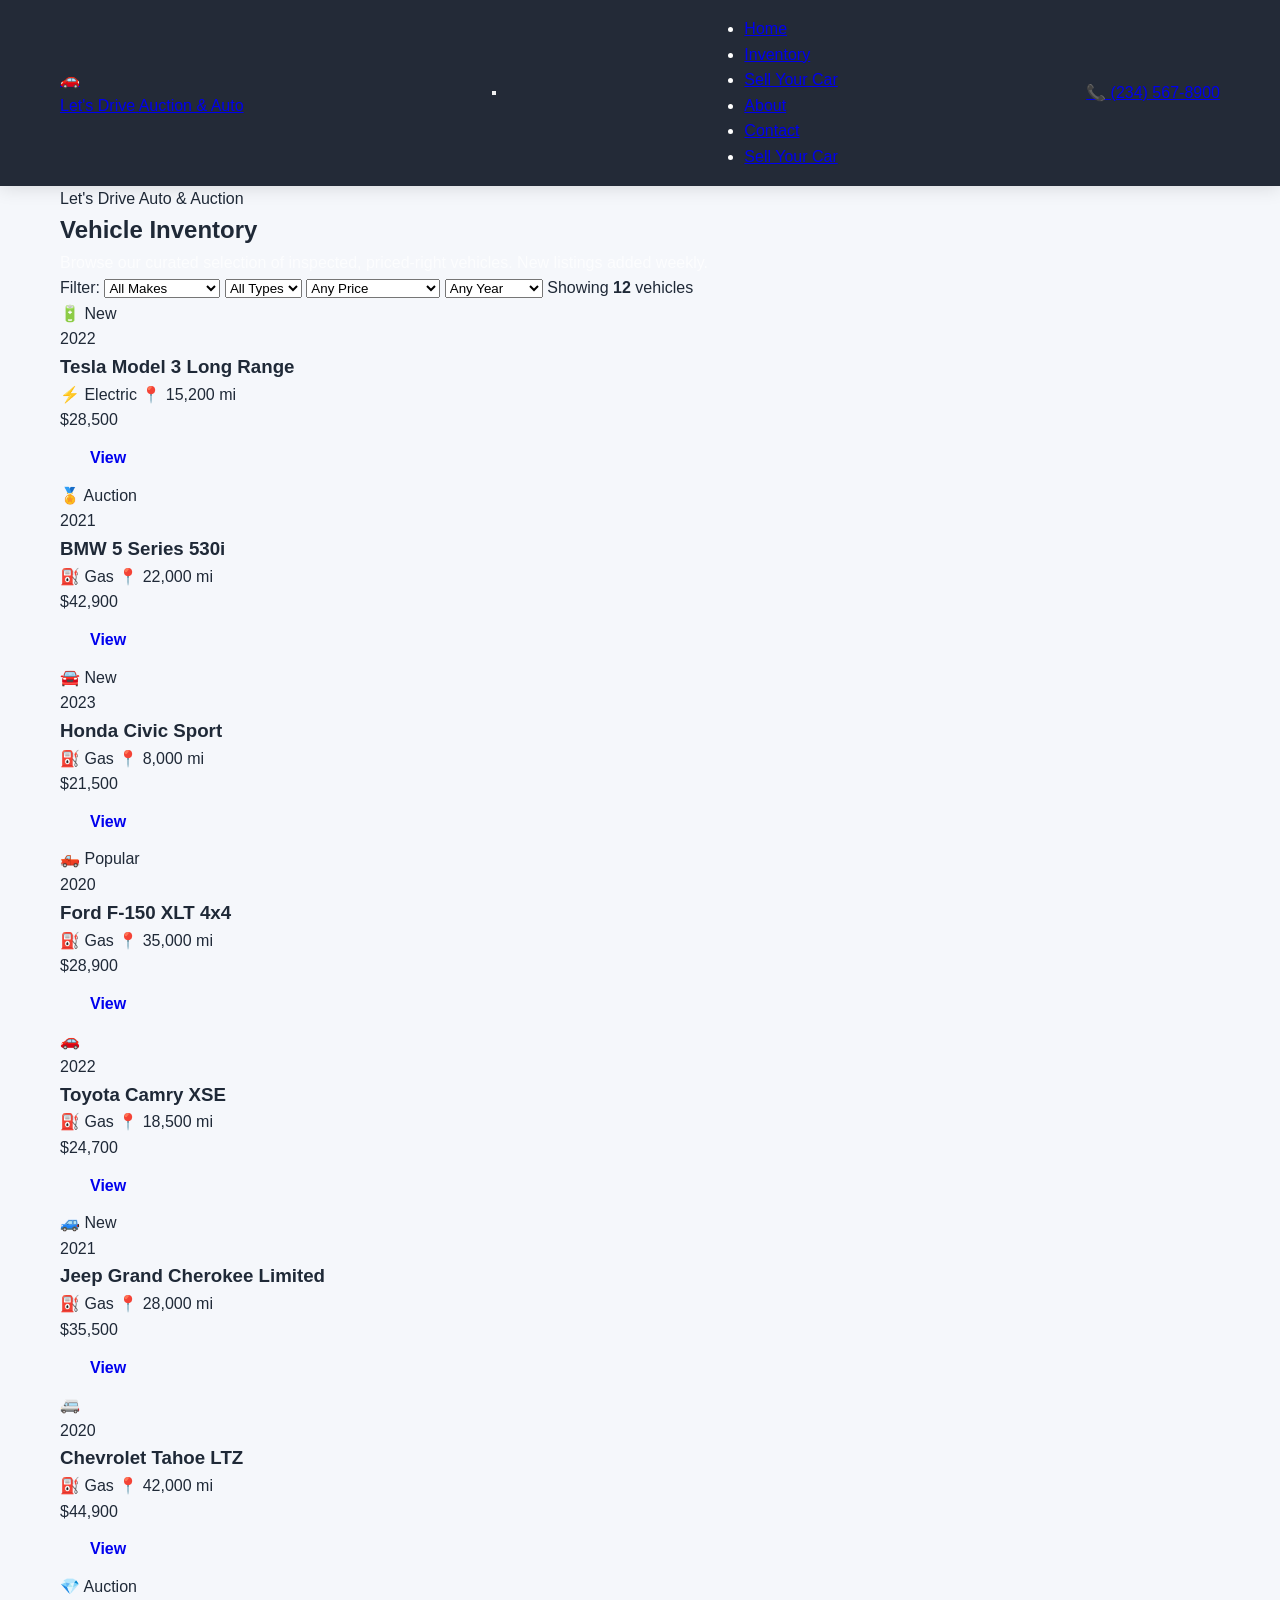
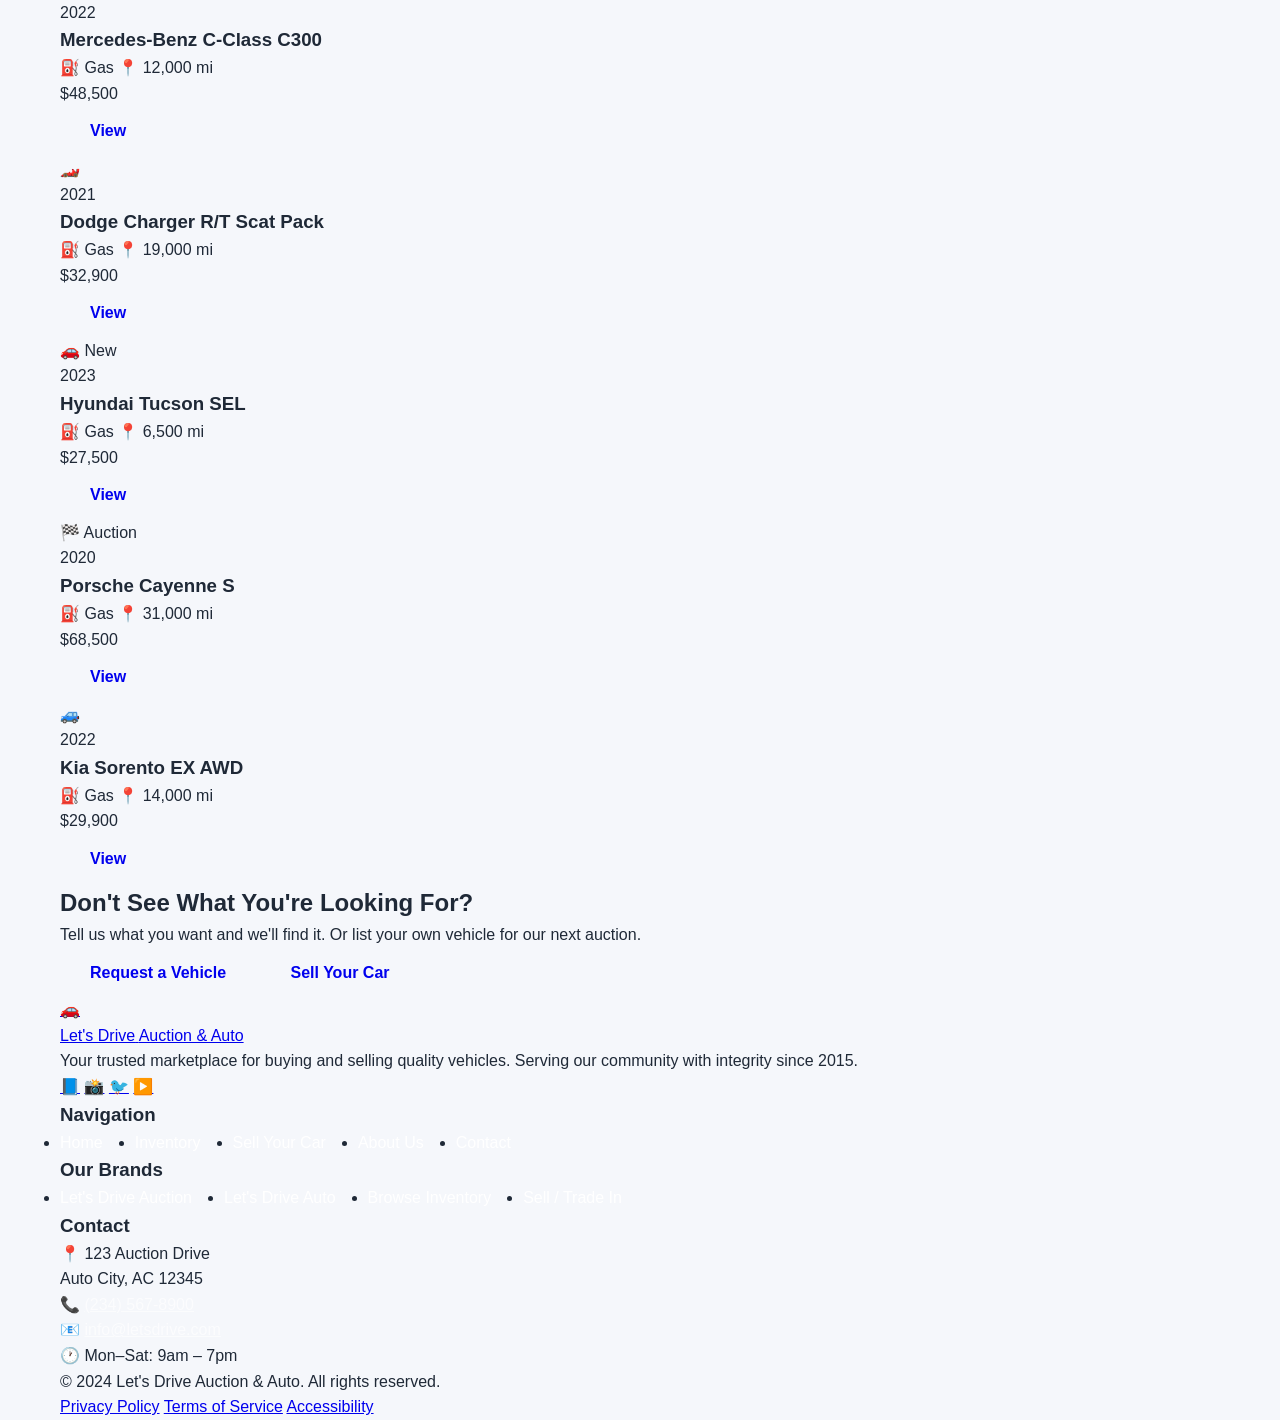
<file: inventory.html>
<!DOCTYPE html>
<html lang="en">
<head>
  <meta charset="UTF-8">
  <meta name="viewport" content="width=device-width, initial-scale=1.0">
  <meta name="description" content="Browse our full inventory of cars, trucks, SUVs and more at Let's Drive Auction & Auto. Filter by make, model, year, and price.">
  <title>Inventory | Let's Drive — Auction &amp; Auto</title>
  <link rel="stylesheet" href="styles.css">
</head>
<body>

  <!-- ===== HEADER / NAV ===== -->
  <header class="site-header">
    <nav class="navbar" aria-label="Main navigation">
      <div class="container nav-inner">
        <a href="index.html" class="brand" aria-label="Let's Drive — Home">
          <span class="brand-icon" aria-hidden="true">🚗</span>
          <div class="brand-text">
            <span class="brand-main">Let's Drive</span>
            <span class="brand-sub">Auction &amp; Auto</span>
          </div>
        </a>

        <button class="nav-toggle" aria-label="Toggle navigation menu" aria-expanded="false" aria-controls="nav-menu">
          <span class="hamburger" aria-hidden="true"></span>
        </button>

        <ul class="nav-menu" id="nav-menu" role="list">
          <li><a href="index.html" class="nav-link">Home</a></li>
          <li><a href="inventory.html" class="nav-link active" aria-current="page">Inventory</a></li>
          <li><a href="sell.html" class="nav-link">Sell Your Car</a></li>
          <li><a href="about.html" class="nav-link">About</a></li>
          <li><a href="contact.html" class="nav-link">Contact</a></li>
          <li><a href="sell.html" class="nav-link nav-link--cta">Sell Your Car</a></li>
        </ul>

        <a href="tel:+12345678900" class="nav-phone" aria-label="Call us at (234) 567-8900">
          📞 (234) 567-8900
        </a>
      </div>
    </nav>
  </header>

  <main>

    <!-- ===== PAGE HEADER ===== -->
    <section class="inventory-header" aria-labelledby="inv-page-title">
      <div class="container">
        <span class="section__eyebrow">Let's Drive Auto &amp; Auction</span>
        <h1 class="section__title" id="inv-page-title" style="color:var(--clr-white); margin-top:var(--sp-2);">Vehicle Inventory</h1>
        <p class="section__subtitle" style="color:rgba(255,255,255,.72);">Browse our curated selection of inspected, priced-right vehicles. New listings added weekly.</p>
      </div>
    </section>

    <!-- ===== FILTER BAR ===== -->
    <div class="filter-bar" role="search" aria-label="Vehicle filters">
      <div class="container">
        <div class="filter-inner">
          <span class="filter-label">Filter:</span>

          <label for="filter-make" class="visually-hidden">Make</label>
          <select id="filter-make" class="filter-select" aria-label="Filter by make">
            <option value="">All Makes</option>
            <option>BMW</option>
            <option>Toyota</option>
            <option>Ford</option>
            <option>Tesla</option>
            <option>Honda</option>
            <option>Jeep</option>
            <option>Mercedes-Benz</option>
            <option>Chevrolet</option>
            <option>Dodge</option>
            <option>Hyundai</option>
            <option>Porsche</option>
          </select>

          <label for="filter-type" class="visually-hidden">Body Type</label>
          <select id="filter-type" class="filter-select" aria-label="Filter by body type">
            <option value="">All Types</option>
            <option>Sedan</option>
            <option>SUV</option>
            <option>Truck</option>
            <option>Coupe</option>
            <option>Electric</option>
            <option>Luxury</option>
            <option>Muscle</option>
          </select>

          <label for="filter-price" class="visually-hidden">Max Price</label>
          <select id="filter-price" class="filter-select" aria-label="Filter by max price">
            <option value="">Any Price</option>
            <option>Under $20,000</option>
            <option>$20,000 – $35,000</option>
            <option>$35,000 – $50,000</option>
            <option>$50,000 – $75,000</option>
            <option>$75,000+</option>
          </select>

          <label for="filter-year" class="visually-hidden">Year</label>
          <select id="filter-year" class="filter-select" aria-label="Filter by year">
            <option value="">Any Year</option>
            <option>2023</option>
            <option>2022</option>
            <option>2021</option>
            <option>2020</option>
            <option>2019 &amp; older</option>
          </select>

          <span class="filter-count">Showing <strong>12</strong> vehicles</span>
        </div>
      </div>
    </div>

    <!-- ===== INVENTORY GRID ===== -->
    <section class="section" aria-labelledby="inv-results-title">
      <div class="container">
        <h2 class="visually-hidden" id="inv-results-title">Vehicle listings</h2>

        <div class="vehicle-grid">

          <!-- 1 -->
          <article class="vehicle-card">
            <div class="vehicle-card__img img-electric" role="img" aria-label="2022 Tesla Model 3 – blue electric sedan">
              🔋
              <span class="vehicle-card__badge vehicle-card__badge--new">New</span>
            </div>
            <div class="vehicle-card__body">
              <div class="vehicle-card__year">2022</div>
              <h3 class="vehicle-card__name">Tesla Model 3 Long Range</h3>
              <div class="vehicle-card__meta">
                <span>⚡ Electric</span>
                <span>📍 15,200 mi</span>
              </div>
              <div class="vehicle-card__footer">
                <div class="vehicle-card__price">$28,500</div>
                <a href="vehicle.html" class="btn btn--outline-dark btn--sm">View</a>
              </div>
            </div>
          </article>

          <!-- 2 -->
          <article class="vehicle-card">
            <div class="vehicle-card__img img-luxury" role="img" aria-label="2021 BMW 5 Series – white luxury sedan">
              🏅
              <span class="vehicle-card__badge vehicle-card__badge--auction">Auction</span>
            </div>
            <div class="vehicle-card__body">
              <div class="vehicle-card__year">2021</div>
              <h3 class="vehicle-card__name">BMW 5 Series 530i</h3>
              <div class="vehicle-card__meta">
                <span>⛽ Gas</span>
                <span>📍 22,000 mi</span>
              </div>
              <div class="vehicle-card__footer">
                <div class="vehicle-card__price">$42,900</div>
                <a href="vehicle.html" class="btn btn--outline-dark btn--sm">View</a>
              </div>
            </div>
          </article>

          <!-- 3 -->
          <article class="vehicle-card">
            <div class="vehicle-card__img img-compact" role="img" aria-label="2023 Honda Civic – teal compact sedan">
              🚘
              <span class="vehicle-card__badge vehicle-card__badge--new">New</span>
            </div>
            <div class="vehicle-card__body">
              <div class="vehicle-card__year">2023</div>
              <h3 class="vehicle-card__name">Honda Civic Sport</h3>
              <div class="vehicle-card__meta">
                <span>⛽ Gas</span>
                <span>📍 8,000 mi</span>
              </div>
              <div class="vehicle-card__footer">
                <div class="vehicle-card__price">$21,500</div>
                <a href="vehicle.html" class="btn btn--outline-dark btn--sm">View</a>
              </div>
            </div>
          </article>

          <!-- 4 -->
          <article class="vehicle-card">
            <div class="vehicle-card__img img-truck" role="img" aria-label="2020 Ford F-150 – orange pickup truck">
              🛻
              <span class="vehicle-card__badge">Popular</span>
            </div>
            <div class="vehicle-card__body">
              <div class="vehicle-card__year">2020</div>
              <h3 class="vehicle-card__name">Ford F-150 XLT 4x4</h3>
              <div class="vehicle-card__meta">
                <span>⛽ Gas</span>
                <span>📍 35,000 mi</span>
              </div>
              <div class="vehicle-card__footer">
                <div class="vehicle-card__price">$28,900</div>
                <a href="vehicle.html" class="btn btn--outline-dark btn--sm">View</a>
              </div>
            </div>
          </article>

          <!-- 5 -->
          <article class="vehicle-card">
            <div class="vehicle-card__img img-sedan" role="img" aria-label="2022 Toyota Camry – green sedan">
              🚗
            </div>
            <div class="vehicle-card__body">
              <div class="vehicle-card__year">2022</div>
              <h3 class="vehicle-card__name">Toyota Camry XSE</h3>
              <div class="vehicle-card__meta">
                <span>⛽ Gas</span>
                <span>📍 18,500 mi</span>
              </div>
              <div class="vehicle-card__footer">
                <div class="vehicle-card__price">$24,700</div>
                <a href="vehicle.html" class="btn btn--outline-dark btn--sm">View</a>
              </div>
            </div>
          </article>

          <!-- 6 -->
          <article class="vehicle-card">
            <div class="vehicle-card__img img-suv" role="img" aria-label="2021 Jeep Grand Cherokee – dark SUV">
              🚙
              <span class="vehicle-card__badge vehicle-card__badge--new">New</span>
            </div>
            <div class="vehicle-card__body">
              <div class="vehicle-card__year">2021</div>
              <h3 class="vehicle-card__name">Jeep Grand Cherokee Limited</h3>
              <div class="vehicle-card__meta">
                <span>⛽ Gas</span>
                <span>📍 28,000 mi</span>
              </div>
              <div class="vehicle-card__footer">
                <div class="vehicle-card__price">$35,500</div>
                <a href="vehicle.html" class="btn btn--outline-dark btn--sm">View</a>
              </div>
            </div>
          </article>

          <!-- 7 -->
          <article class="vehicle-card">
            <div class="vehicle-card__img img-coupe" role="img" aria-label="2020 Chevrolet Tahoe – gray large SUV">
              🚐
            </div>
            <div class="vehicle-card__body">
              <div class="vehicle-card__year">2020</div>
              <h3 class="vehicle-card__name">Chevrolet Tahoe LTZ</h3>
              <div class="vehicle-card__meta">
                <span>⛽ Gas</span>
                <span>📍 42,000 mi</span>
              </div>
              <div class="vehicle-card__footer">
                <div class="vehicle-card__price">$44,900</div>
                <a href="vehicle.html" class="btn btn--outline-dark btn--sm">View</a>
              </div>
            </div>
          </article>

          <!-- 8 -->
          <article class="vehicle-card">
            <div class="vehicle-card__img img-luxury" role="img" aria-label="2022 Mercedes-Benz C-Class – black luxury sedan">
              💎
              <span class="vehicle-card__badge vehicle-card__badge--auction">Auction</span>
            </div>
            <div class="vehicle-card__body">
              <div class="vehicle-card__year">2022</div>
              <h3 class="vehicle-card__name">Mercedes-Benz C-Class C300</h3>
              <div class="vehicle-card__meta">
                <span>⛽ Gas</span>
                <span>📍 12,000 mi</span>
              </div>
              <div class="vehicle-card__footer">
                <div class="vehicle-card__price">$48,500</div>
                <a href="vehicle.html" class="btn btn--outline-dark btn--sm">View</a>
              </div>
            </div>
          </article>

          <!-- 9 -->
          <article class="vehicle-card">
            <div class="vehicle-card__img img-muscle" role="img" aria-label="2021 Dodge Charger – red muscle car">
              🏎️
            </div>
            <div class="vehicle-card__body">
              <div class="vehicle-card__year">2021</div>
              <h3 class="vehicle-card__name">Dodge Charger R/T Scat Pack</h3>
              <div class="vehicle-card__meta">
                <span>⛽ Gas</span>
                <span>📍 19,000 mi</span>
              </div>
              <div class="vehicle-card__footer">
                <div class="vehicle-card__price">$32,900</div>
                <a href="vehicle.html" class="btn btn--outline-dark btn--sm">View</a>
              </div>
            </div>
          </article>

          <!-- 10 -->
          <article class="vehicle-card">
            <div class="vehicle-card__img img-compact" role="img" aria-label="2023 Hyundai Tucson – teal SUV">
              🚗
              <span class="vehicle-card__badge vehicle-card__badge--new">New</span>
            </div>
            <div class="vehicle-card__body">
              <div class="vehicle-card__year">2023</div>
              <h3 class="vehicle-card__name">Hyundai Tucson SEL</h3>
              <div class="vehicle-card__meta">
                <span>⛽ Gas</span>
                <span>📍 6,500 mi</span>
              </div>
              <div class="vehicle-card__footer">
                <div class="vehicle-card__price">$27,500</div>
                <a href="vehicle.html" class="btn btn--outline-dark btn--sm">View</a>
              </div>
            </div>
          </article>

          <!-- 11 -->
          <article class="vehicle-card">
            <div class="vehicle-card__img img-sports" role="img" aria-label="2020 Porsche Cayenne – dark purple SUV">
              🏁
              <span class="vehicle-card__badge vehicle-card__badge--auction">Auction</span>
            </div>
            <div class="vehicle-card__body">
              <div class="vehicle-card__year">2020</div>
              <h3 class="vehicle-card__name">Porsche Cayenne S</h3>
              <div class="vehicle-card__meta">
                <span>⛽ Gas</span>
                <span>📍 31,000 mi</span>
              </div>
              <div class="vehicle-card__footer">
                <div class="vehicle-card__price">$68,500</div>
                <a href="vehicle.html" class="btn btn--outline-dark btn--sm">View</a>
              </div>
            </div>
          </article>

          <!-- 12 -->
          <article class="vehicle-card">
            <div class="vehicle-card__img img-sedan" role="img" aria-label="2022 Kia Sorento – green SUV">
              🚙
            </div>
            <div class="vehicle-card__body">
              <div class="vehicle-card__year">2022</div>
              <h3 class="vehicle-card__name">Kia Sorento EX AWD</h3>
              <div class="vehicle-card__meta">
                <span>⛽ Gas</span>
                <span>📍 14,000 mi</span>
              </div>
              <div class="vehicle-card__footer">
                <div class="vehicle-card__price">$29,900</div>
                <a href="vehicle.html" class="btn btn--outline-dark btn--sm">View</a>
              </div>
            </div>
          </article>

        </div>
      </div>
    </section>

    <!-- ===== CTA BANNER ===== -->
    <section class="cta-banner" aria-labelledby="inv-cta-title">
      <div class="container">
        <h2 class="cta-banner__title" id="inv-cta-title">Don't See What You're Looking For?</h2>
        <p class="cta-banner__subtitle">Tell us what you want and we'll find it. Or list your own vehicle for our next auction.</p>
        <div class="cta-banner__actions">
          <a href="contact.html" class="btn btn--primary btn--lg">Request a Vehicle</a>
          <a href="sell.html" class="btn btn--outline btn--lg">Sell Your Car</a>
        </div>
      </div>
    </section>

  </main>

  <!-- ===== FOOTER ===== -->
  <footer class="site-footer">
    <div class="footer-main">
      <div class="container">
        <div class="footer-grid">
          <div class="footer-brand-col">
            <a href="index.html" class="footer-brand" aria-label="Let's Drive — Home">
              <span aria-hidden="true">🚗</span>
              <div class="brand-text">
                <span class="brand-main">Let's Drive</span>
                <span class="brand-sub">Auction &amp; Auto</span>
              </div>
            </a>
            <p class="footer-tagline">Your trusted marketplace for buying and selling quality vehicles. Serving our community with integrity since 2015.</p>
            <div class="footer-social">
              <a href="#" class="social-link" aria-label="Facebook">📘</a>
              <a href="#" class="social-link" aria-label="Instagram">📸</a>
              <a href="#" class="social-link" aria-label="Twitter / X">🐦</a>
              <a href="#" class="social-link" aria-label="YouTube">▶️</a>
            </div>
          </div>
          <div>
            <h3 class="footer-col-title">Navigation</h3>
            <ul class="footer-links">
              <li><a href="index.html">Home</a></li>
              <li><a href="inventory.html">Inventory</a></li>
              <li><a href="sell.html">Sell Your Car</a></li>
              <li><a href="about.html">About Us</a></li>
              <li><a href="contact.html">Contact</a></li>
            </ul>
          </div>
          <div>
            <h3 class="footer-col-title">Our Brands</h3>
            <ul class="footer-links">
              <li><a href="about.html">Let's Drive Auction</a></li>
              <li><a href="about.html">Let's Drive Auto</a></li>
              <li><a href="inventory.html">Browse Inventory</a></li>
              <li><a href="sell.html">Sell / Trade In</a></li>
            </ul>
          </div>
          <div>
            <h3 class="footer-col-title">Contact</h3>
            <address class="footer-contact-list" style="font-style:normal;">
              <div class="footer-contact-item">📍 <span>123 Auction Drive<br>Auto City, AC 12345</span></div>
              <div class="footer-contact-item">📞 <a href="tel:+12345678900" style="color:rgba(255,255,255,.65);">(234) 567-8900</a></div>
              <div class="footer-contact-item">📧 <a href="mailto:info@letsdrive.com" style="color:rgba(255,255,255,.65);">info@letsdrive.com</a></div>
              <div class="footer-contact-item">🕐 Mon–Sat: 9am – 7pm</div>
            </address>
          </div>
        </div>
      </div>
    </div>
    <div class="footer-bottom">
      <div class="container">
        <div class="footer-bottom-inner">
          <p>&copy; 2024 Let's Drive Auction &amp; Auto. All rights reserved.</p>
          <div class="footer-legal">
            <a href="#">Privacy Policy</a>
            <a href="#">Terms of Service</a>
            <a href="#">Accessibility</a>
          </div>
        </div>
      </div>
    </div>
  </footer>

  <script>
    const toggle = document.querySelector('.nav-toggle');
    const menu   = document.querySelector('.nav-menu');
    if (toggle && menu) {
      toggle.addEventListener('click', () => {
        const open = menu.classList.toggle('open');
        toggle.classList.toggle('open', open);
        toggle.setAttribute('aria-expanded', open);
      });
    }
  </script>

  <style>
    .visually-hidden {
      position: absolute;
      width: 1px; height: 1px;
      padding: 0; margin: -1px;
      overflow: hidden;
      clip: rect(0,0,0,0);
      white-space: nowrap;
      border: 0;
    }
  </style>
</body>
</html>
</file>
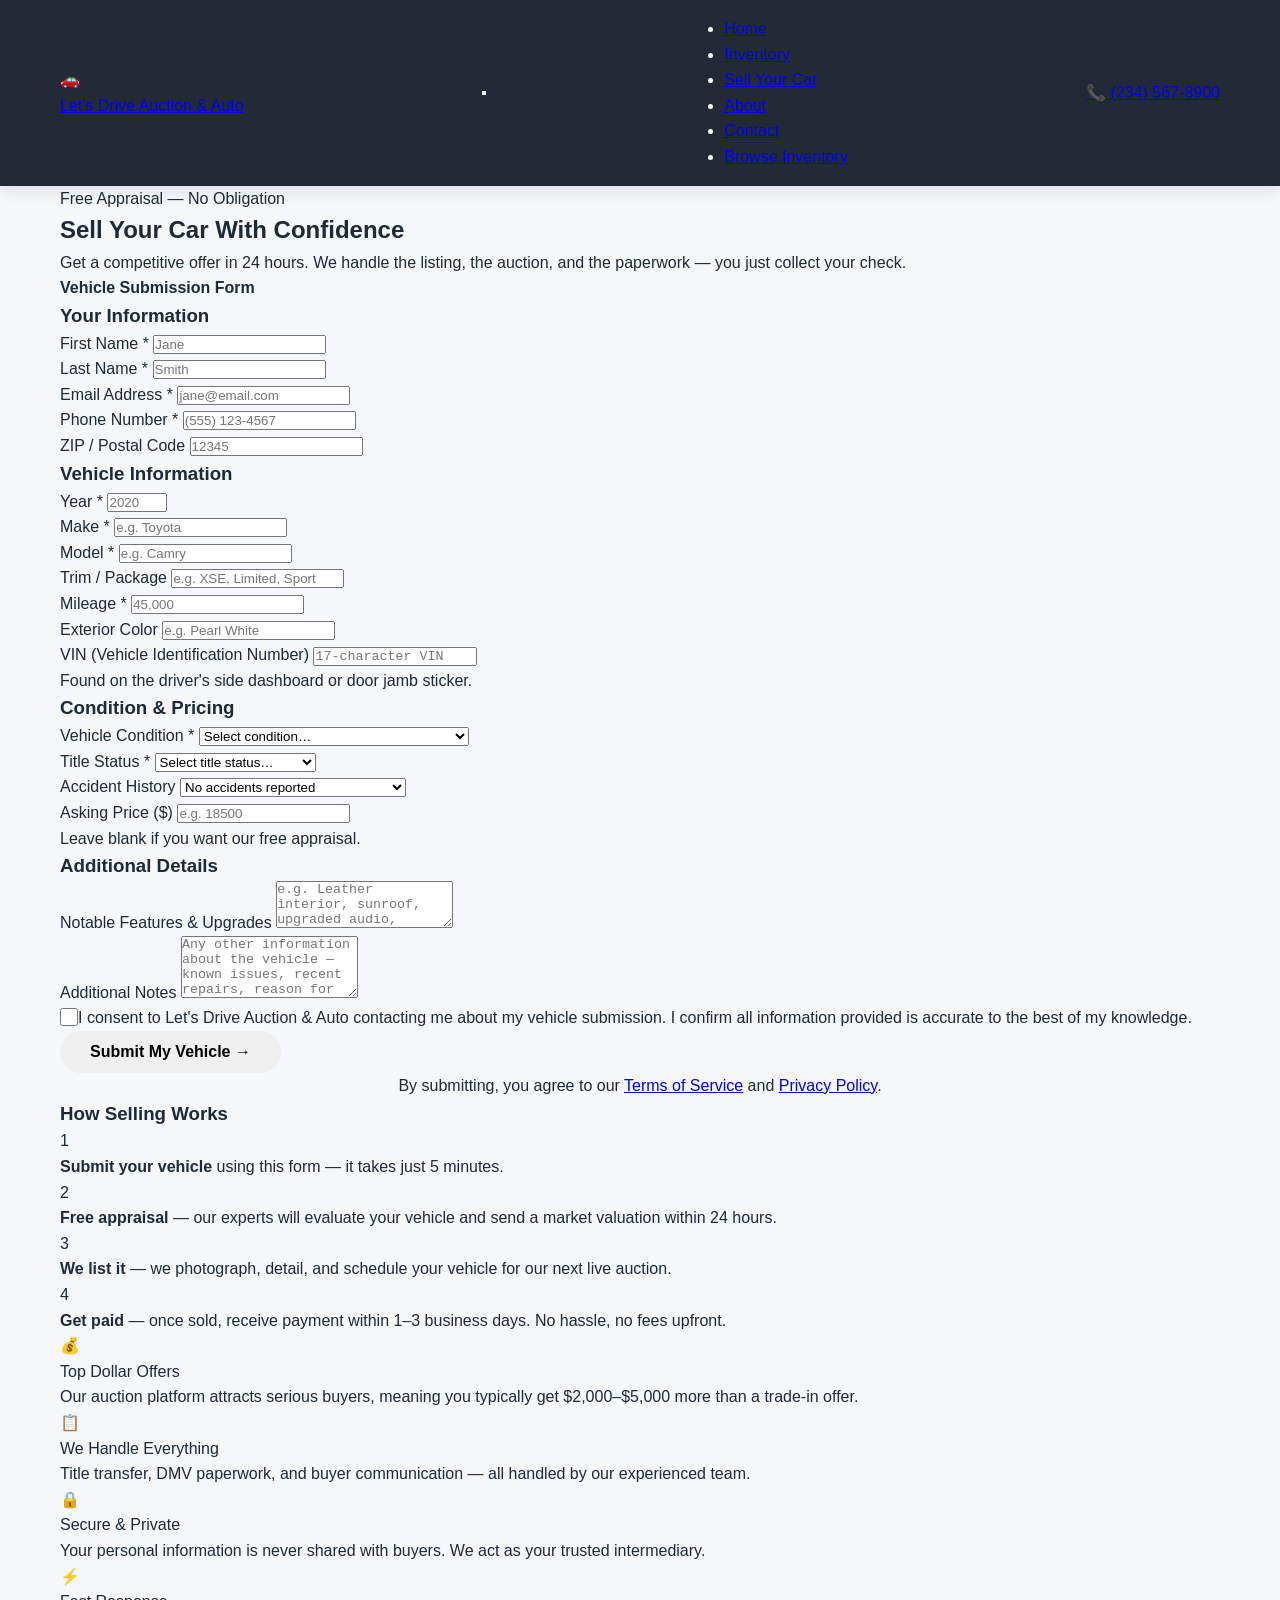
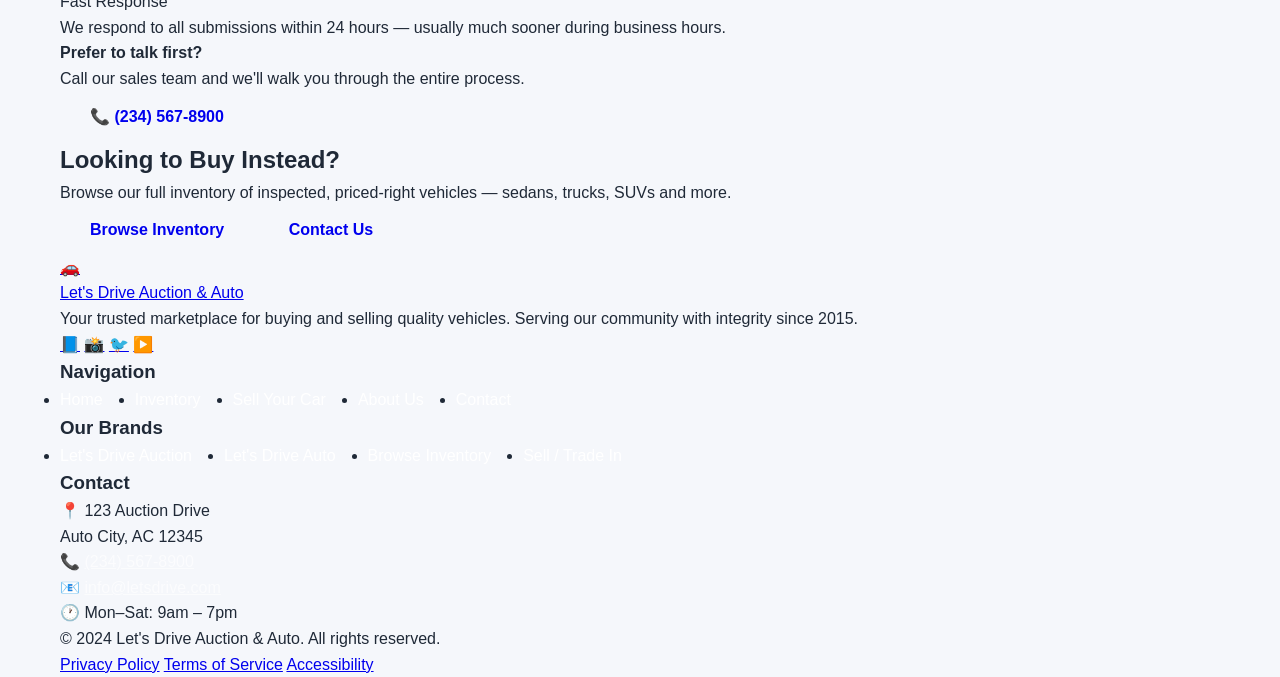
<file: sell.html>
<!DOCTYPE html>
<html lang="en">
<head>
  <meta charset="UTF-8">
  <meta name="viewport" content="width=device-width, initial-scale=1.0">
  <meta name="description" content="Sell your car fast and for a fair price through Let's Drive Auction & Auto. Submit your vehicle details and get a free appraisal within 24 hours.">
  <title>Sell Your Car | Let's Drive — Auction &amp; Auto</title>
  <link rel="stylesheet" href="styles.css">
</head>
<body>

  <!-- ===== HEADER / NAV ===== -->
  <header class="site-header">
    <nav class="navbar" aria-label="Main navigation">
      <div class="container nav-inner">
        <a href="index.html" class="brand" aria-label="Let's Drive — Home">
          <span class="brand-icon" aria-hidden="true">🚗</span>
          <div class="brand-text">
            <span class="brand-main">Let's Drive</span>
            <span class="brand-sub">Auction &amp; Auto</span>
          </div>
        </a>

        <button class="nav-toggle" aria-label="Toggle navigation menu" aria-expanded="false" aria-controls="nav-menu">
          <span class="hamburger" aria-hidden="true"></span>
        </button>

        <ul class="nav-menu" id="nav-menu" role="list">
          <li><a href="index.html" class="nav-link">Home</a></li>
          <li><a href="inventory.html" class="nav-link">Inventory</a></li>
          <li><a href="sell.html" class="nav-link active" aria-current="page">Sell Your Car</a></li>
          <li><a href="about.html" class="nav-link">About</a></li>
          <li><a href="contact.html" class="nav-link">Contact</a></li>
          <li><a href="inventory.html" class="nav-link nav-link--cta">Browse Inventory</a></li>
        </ul>

        <a href="tel:+12345678900" class="nav-phone" aria-label="Call us at (234) 567-8900">
          📞 (234) 567-8900
        </a>
      </div>
    </nav>
  </header>

  <main>

    <!-- ===== PAGE HEADER ===== -->
    <section class="page-header" aria-labelledby="sell-page-title">
      <div class="container">
        <span class="section__eyebrow">Free Appraisal — No Obligation</span>
        <h1 class="section__title" id="sell-page-title">Sell Your Car With Confidence</h1>
        <p class="section__subtitle">Get a competitive offer in 24 hours. We handle the listing, the auction, and the paperwork — you just collect your check.</p>
      </div>
    </section>

    <!-- ===== SELL FORM + SIDEBAR ===== -->
    <section class="section">
      <div class="container">
        <div class="sell-grid">

          <!-- FORM -->
          <div class="sell-form-card">
            <h2 style="font-size:var(--font-size-2xl);font-weight:900;color:var(--clr-primary);margin-bottom:var(--sp-8);">Vehicle Submission Form</h2>

            <form action="#" method="post" novalidate>

              <!-- SELLER INFORMATION -->
              <h3 class="form-section-title">Your Information</h3>

              <div class="form-row">
                <div class="form-group">
                  <label class="form-label" for="sell-fname">First Name <span aria-hidden="true" style="color:var(--clr-accent);">*</span></label>
                  <input type="text" id="sell-fname" name="first_name" class="form-control"
                    placeholder="Jane" required autocomplete="given-name">
                </div>
                <div class="form-group">
                  <label class="form-label" for="sell-lname">Last Name <span aria-hidden="true" style="color:var(--clr-accent);">*</span></label>
                  <input type="text" id="sell-lname" name="last_name" class="form-control"
                    placeholder="Smith" required autocomplete="family-name">
                </div>
              </div>

              <div class="form-row">
                <div class="form-group">
                  <label class="form-label" for="sell-email">Email Address <span aria-hidden="true" style="color:var(--clr-accent);">*</span></label>
                  <input type="email" id="sell-email" name="email" class="form-control"
                    placeholder="jane@email.com" required autocomplete="email">
                </div>
                <div class="form-group">
                  <label class="form-label" for="sell-phone">Phone Number <span aria-hidden="true" style="color:var(--clr-accent);">*</span></label>
                  <input type="tel" id="sell-phone" name="phone" class="form-control"
                    placeholder="(555) 123-4567" required autocomplete="tel">
                </div>
              </div>

              <div class="form-group">
                <label class="form-label" for="sell-zip">ZIP / Postal Code</label>
                <input type="text" id="sell-zip" name="zip" class="form-control"
                  placeholder="12345" autocomplete="postal-code" style="max-width:200px;">
              </div>

              <!-- VEHICLE INFORMATION -->
              <h3 class="form-section-title" style="margin-top:var(--sp-8);">Vehicle Information</h3>

              <div class="form-row">
                <div class="form-group">
                  <label class="form-label" for="sell-year">Year <span aria-hidden="true" style="color:var(--clr-accent);">*</span></label>
                  <input type="number" id="sell-year" name="year" class="form-control"
                    placeholder="2020" min="1990" max="2025" required>
                </div>
                <div class="form-group">
                  <label class="form-label" for="sell-make">Make <span aria-hidden="true" style="color:var(--clr-accent);">*</span></label>
                  <input type="text" id="sell-make" name="make" class="form-control"
                    placeholder="e.g. Toyota" required>
                </div>
              </div>

              <div class="form-row">
                <div class="form-group">
                  <label class="form-label" for="sell-model">Model <span aria-hidden="true" style="color:var(--clr-accent);">*</span></label>
                  <input type="text" id="sell-model" name="model" class="form-control"
                    placeholder="e.g. Camry" required>
                </div>
                <div class="form-group">
                  <label class="form-label" for="sell-trim">Trim / Package</label>
                  <input type="text" id="sell-trim" name="trim" class="form-control"
                    placeholder="e.g. XSE, Limited, Sport">
                </div>
              </div>

              <div class="form-row">
                <div class="form-group">
                  <label class="form-label" for="sell-mileage">Mileage <span aria-hidden="true" style="color:var(--clr-accent);">*</span></label>
                  <input type="number" id="sell-mileage" name="mileage" class="form-control"
                    placeholder="45,000" min="0" required>
                </div>
                <div class="form-group">
                  <label class="form-label" for="sell-color">Exterior Color</label>
                  <input type="text" id="sell-color" name="color" class="form-control"
                    placeholder="e.g. Pearl White">
                </div>
              </div>

              <div class="form-group">
                <label class="form-label" for="sell-vin">VIN (Vehicle Identification Number)</label>
                <input type="text" id="sell-vin" name="vin" class="form-control"
                  placeholder="17-character VIN" maxlength="17" style="font-family:monospace;">
                <div class="form-hint">Found on the driver's side dashboard or door jamb sticker.</div>
              </div>

              <!-- CONDITION & PRICE -->
              <h3 class="form-section-title" style="margin-top:var(--sp-8);">Condition &amp; Pricing</h3>

              <div class="form-row">
                <div class="form-group">
                  <label class="form-label" for="sell-condition">Vehicle Condition <span aria-hidden="true" style="color:var(--clr-accent);">*</span></label>
                  <select id="sell-condition" name="condition" class="form-control" required>
                    <option value="" disabled selected>Select condition…</option>
                    <option value="excellent">Excellent — Like new, minimal wear</option>
                    <option value="good">Good — Minor wear, well maintained</option>
                    <option value="fair">Fair — Visible wear, some repairs needed</option>
                    <option value="poor">Poor — Major repairs required</option>
                  </select>
                </div>
                <div class="form-group">
                  <label class="form-label" for="sell-title">Title Status <span aria-hidden="true" style="color:var(--clr-accent);">*</span></label>
                  <select id="sell-title" name="title" class="form-control" required>
                    <option value="" disabled selected>Select title status…</option>
                    <option value="clean">Clean Title</option>
                    <option value="salvage">Salvage Title</option>
                    <option value="rebuilt">Rebuilt / Reconstructed</option>
                    <option value="lien">Lien (loan outstanding)</option>
                  </select>
                </div>
              </div>

              <div class="form-row">
                <div class="form-group">
                  <label class="form-label" for="sell-accidents">Accident History</label>
                  <select id="sell-accidents" name="accidents" class="form-control">
                    <option value="none">No accidents reported</option>
                    <option value="minor">Minor accident (cosmetic damage)</option>
                    <option value="moderate">Moderate accident (repaired)</option>
                    <option value="major">Major accident</option>
                  </select>
                </div>
                <div class="form-group">
                  <label class="form-label" for="sell-asking">Asking Price ($)</label>
                  <input type="number" id="sell-asking" name="asking_price" class="form-control"
                    placeholder="e.g. 18500" min="500">
                  <div class="form-hint">Leave blank if you want our free appraisal.</div>
                </div>
              </div>

              <!-- ADDITIONAL NOTES -->
              <h3 class="form-section-title" style="margin-top:var(--sp-8);">Additional Details</h3>

              <div class="form-group">
                <label class="form-label" for="sell-features">Notable Features &amp; Upgrades</label>
                <textarea id="sell-features" name="features" class="form-control" rows="3"
                  placeholder="e.g. Leather interior, sunroof, upgraded audio, aftermarket wheels…"></textarea>
              </div>

              <div class="form-group">
                <label class="form-label" for="sell-notes">Additional Notes</label>
                <textarea id="sell-notes" name="notes" class="form-control" rows="4"
                  placeholder="Any other information about the vehicle — known issues, recent repairs, reason for selling, etc."></textarea>
              </div>

              <div class="form-group" style="display:flex;align-items:flex-start;gap:var(--sp-3);">
                <input type="checkbox" id="sell-consent" name="consent" required
                  style="margin-top:3px;width:18px;height:18px;accent-color:var(--clr-accent);flex-shrink:0;">
                <label for="sell-consent" style="font-size:var(--font-size-sm);color:var(--clr-gray-600);">
                  I consent to Let's Drive Auction &amp; Auto contacting me about my vehicle submission. I confirm all information provided is accurate to the best of my knowledge.
                </label>
              </div>

              <button type="submit" class="btn btn--primary btn--lg btn--full">
                Submit My Vehicle →
              </button>

              <p style="text-align:center;font-size:var(--font-size-sm);color:var(--clr-text-muted);margin-top:var(--sp-4);">
                By submitting, you agree to our <a href="#">Terms of Service</a> and <a href="#">Privacy Policy</a>.
              </p>

            </form>
          </div>

          <!-- SIDEBAR -->
          <aside class="sell-sidebar" aria-label="Selling information">
            <!-- How it works -->
            <div class="sell-info-card">
              <h3>How Selling Works</h3>
              <div class="sell-step">
                <div class="sell-step__num" aria-hidden="true">1</div>
                <p class="sell-step__text"><strong>Submit your vehicle</strong> using this form — it takes just 5 minutes.</p>
              </div>
              <div class="sell-step">
                <div class="sell-step__num" aria-hidden="true">2</div>
                <p class="sell-step__text"><strong>Free appraisal</strong> — our experts will evaluate your vehicle and send a market valuation within 24 hours.</p>
              </div>
              <div class="sell-step">
                <div class="sell-step__num" aria-hidden="true">3</div>
                <p class="sell-step__text"><strong>We list it</strong> — we photograph, detail, and schedule your vehicle for our next live auction.</p>
              </div>
              <div class="sell-step">
                <div class="sell-step__num" aria-hidden="true">4</div>
                <p class="sell-step__text"><strong>Get paid</strong> — once sold, receive payment within 1–3 business days. No hassle, no fees upfront.</p>
              </div>
            </div>

            <!-- Trust badges -->
            <div style="display:flex;flex-direction:column;gap:var(--sp-4);">
              <div class="trust-badge">
                <div class="trust-badge__icon" aria-hidden="true">💰</div>
                <div>
                  <div class="trust-badge__title">Top Dollar Offers</div>
                  <div class="trust-badge__text">Our auction platform attracts serious buyers, meaning you typically get $2,000–$5,000 more than a trade-in offer.</div>
                </div>
              </div>
              <div class="trust-badge">
                <div class="trust-badge__icon" aria-hidden="true">📋</div>
                <div>
                  <div class="trust-badge__title">We Handle Everything</div>
                  <div class="trust-badge__text">Title transfer, DMV paperwork, and buyer communication — all handled by our experienced team.</div>
                </div>
              </div>
              <div class="trust-badge">
                <div class="trust-badge__icon" aria-hidden="true">🔒</div>
                <div>
                  <div class="trust-badge__title">Secure &amp; Private</div>
                  <div class="trust-badge__text">Your personal information is never shared with buyers. We act as your trusted intermediary.</div>
                </div>
              </div>
              <div class="trust-badge">
                <div class="trust-badge__icon" aria-hidden="true">⚡</div>
                <div>
                  <div class="trust-badge__title">Fast Response</div>
                  <div class="trust-badge__text">We respond to all submissions within 24 hours — usually much sooner during business hours.</div>
                </div>
              </div>
            </div>

            <!-- Contact shortcut -->
            <div style="background:var(--clr-gray-50);border:1px solid var(--clr-border);border-radius:var(--radius-md);padding:var(--sp-6);margin-top:var(--sp-4);">
              <p style="font-size:var(--font-size-sm);font-weight:700;color:var(--clr-primary);margin-bottom:var(--sp-3);">Prefer to talk first?</p>
              <p style="font-size:var(--font-size-sm);color:var(--clr-text-muted);margin-bottom:var(--sp-4);">Call our sales team and we'll walk you through the entire process.</p>
              <a href="tel:+12345678900" class="btn btn--outline-dark btn--full">📞 (234) 567-8900</a>
            </div>
          </aside>

        </div>
      </div>
    </section>

    <!-- ===== CTA BANNER ===== -->
    <section class="cta-banner" aria-labelledby="sell-cta-title">
      <div class="container">
        <h2 class="cta-banner__title" id="sell-cta-title">Looking to Buy Instead?</h2>
        <p class="cta-banner__subtitle">Browse our full inventory of inspected, priced-right vehicles — sedans, trucks, SUVs and more.</p>
        <div class="cta-banner__actions">
          <a href="inventory.html" class="btn btn--primary btn--lg">Browse Inventory</a>
          <a href="contact.html" class="btn btn--outline btn--lg">Contact Us</a>
        </div>
      </div>
    </section>

  </main>

  <!-- ===== FOOTER ===== -->
  <footer class="site-footer">
    <div class="footer-main">
      <div class="container">
        <div class="footer-grid">
          <div class="footer-brand-col">
            <a href="index.html" class="footer-brand" aria-label="Let's Drive — Home">
              <span aria-hidden="true">🚗</span>
              <div class="brand-text">
                <span class="brand-main">Let's Drive</span>
                <span class="brand-sub">Auction &amp; Auto</span>
              </div>
            </a>
            <p class="footer-tagline">Your trusted marketplace for buying and selling quality vehicles. Serving our community with integrity since 2015.</p>
            <div class="footer-social">
              <a href="#" class="social-link" aria-label="Facebook">📘</a>
              <a href="#" class="social-link" aria-label="Instagram">📸</a>
              <a href="#" class="social-link" aria-label="Twitter / X">🐦</a>
              <a href="#" class="social-link" aria-label="YouTube">▶️</a>
            </div>
          </div>
          <div>
            <h3 class="footer-col-title">Navigation</h3>
            <ul class="footer-links">
              <li><a href="index.html">Home</a></li>
              <li><a href="inventory.html">Inventory</a></li>
              <li><a href="sell.html">Sell Your Car</a></li>
              <li><a href="about.html">About Us</a></li>
              <li><a href="contact.html">Contact</a></li>
            </ul>
          </div>
          <div>
            <h3 class="footer-col-title">Our Brands</h3>
            <ul class="footer-links">
              <li><a href="about.html">Let's Drive Auction</a></li>
              <li><a href="about.html">Let's Drive Auto</a></li>
              <li><a href="inventory.html">Browse Inventory</a></li>
              <li><a href="sell.html">Sell / Trade In</a></li>
            </ul>
          </div>
          <div>
            <h3 class="footer-col-title">Contact</h3>
            <address class="footer-contact-list" style="font-style:normal;">
              <div class="footer-contact-item">📍 <span>123 Auction Drive<br>Auto City, AC 12345</span></div>
              <div class="footer-contact-item">📞 <a href="tel:+12345678900" style="color:rgba(255,255,255,.65);">(234) 567-8900</a></div>
              <div class="footer-contact-item">📧 <a href="mailto:info@letsdrive.com" style="color:rgba(255,255,255,.65);">info@letsdrive.com</a></div>
              <div class="footer-contact-item">🕐 Mon–Sat: 9am – 7pm</div>
            </address>
          </div>
        </div>
      </div>
    </div>
    <div class="footer-bottom">
      <div class="container">
        <div class="footer-bottom-inner">
          <p>&copy; 2024 Let's Drive Auction &amp; Auto. All rights reserved.</p>
          <div class="footer-legal">
            <a href="#">Privacy Policy</a>
            <a href="#">Terms of Service</a>
            <a href="#">Accessibility</a>
          </div>
        </div>
      </div>
    </div>
  </footer>

  <script>
    const toggle = document.querySelector('.nav-toggle');
    const menu   = document.querySelector('.nav-menu');
    if (toggle && menu) {
      toggle.addEventListener('click', () => {
        const open = menu.classList.toggle('open');
        toggle.classList.toggle('open', open);
        toggle.setAttribute('aria-expanded', open);
      });
    }
  </script>
</body>
</html>
</file>
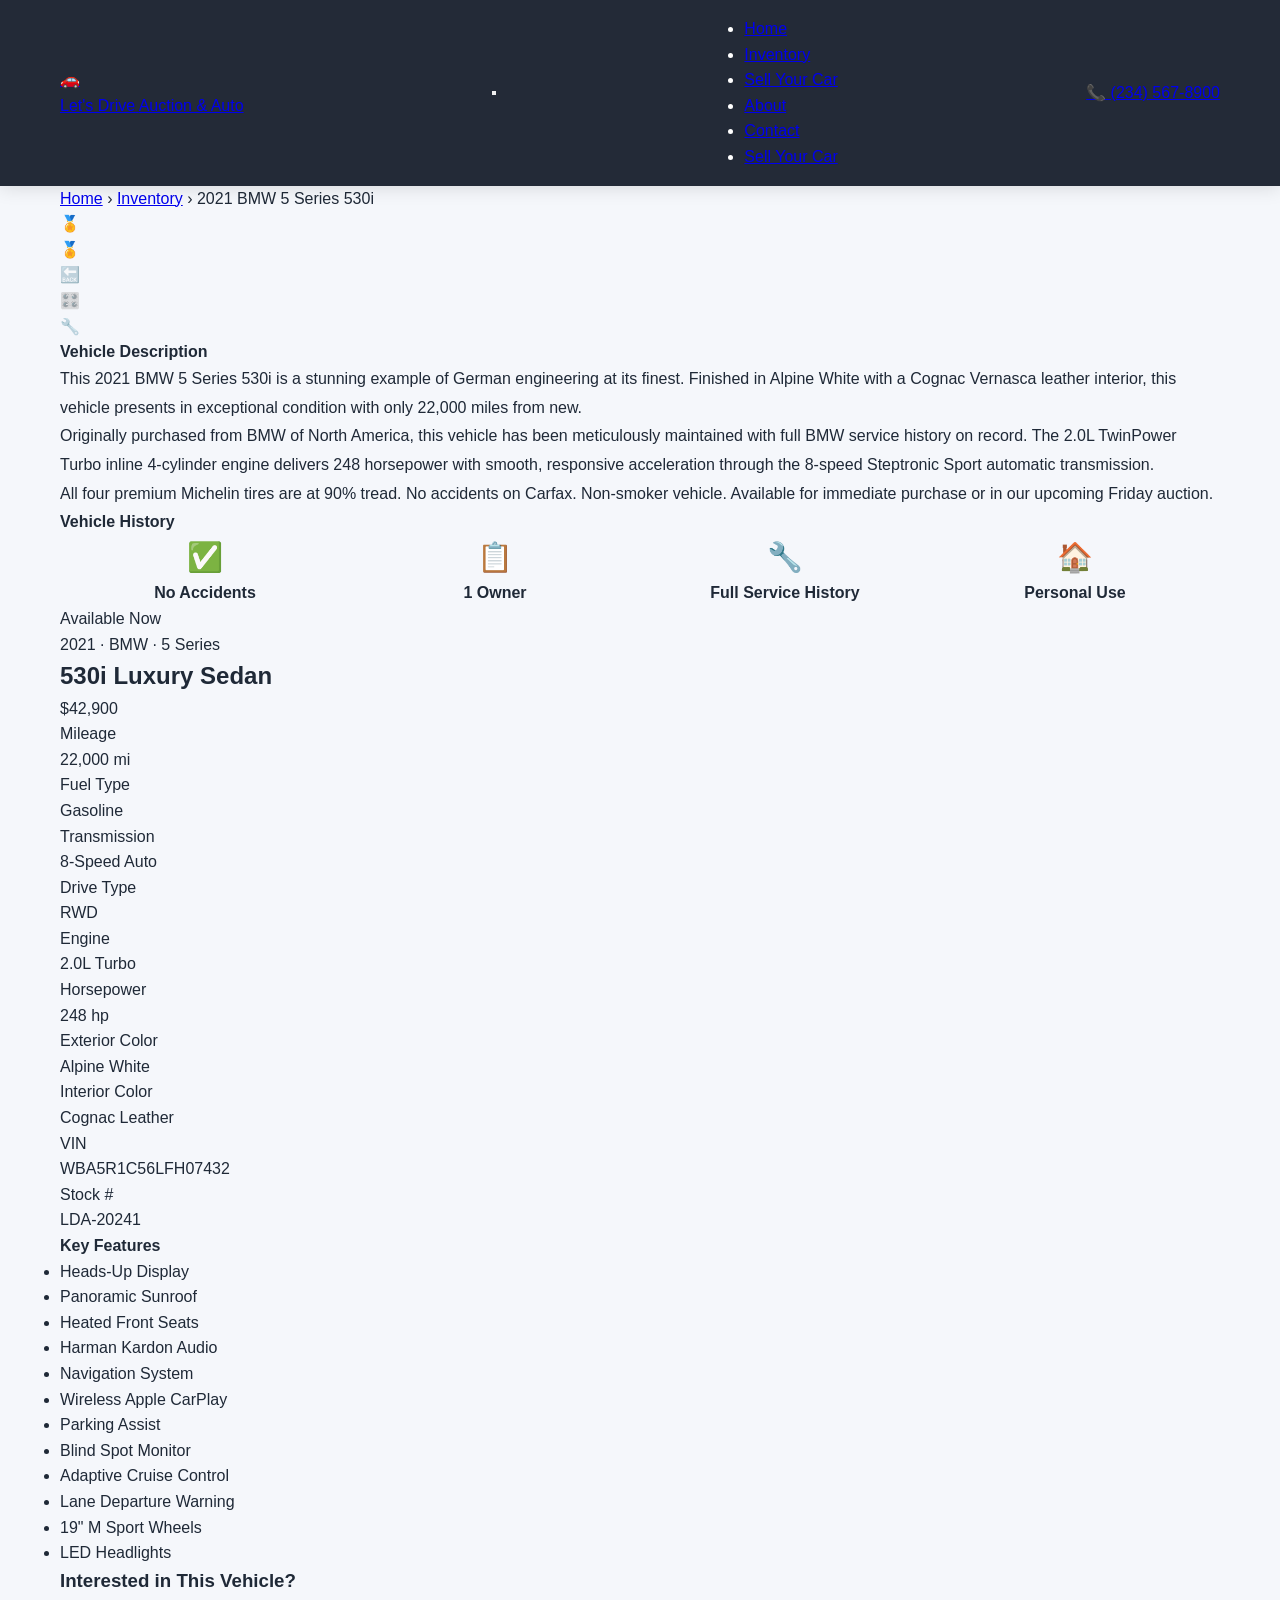
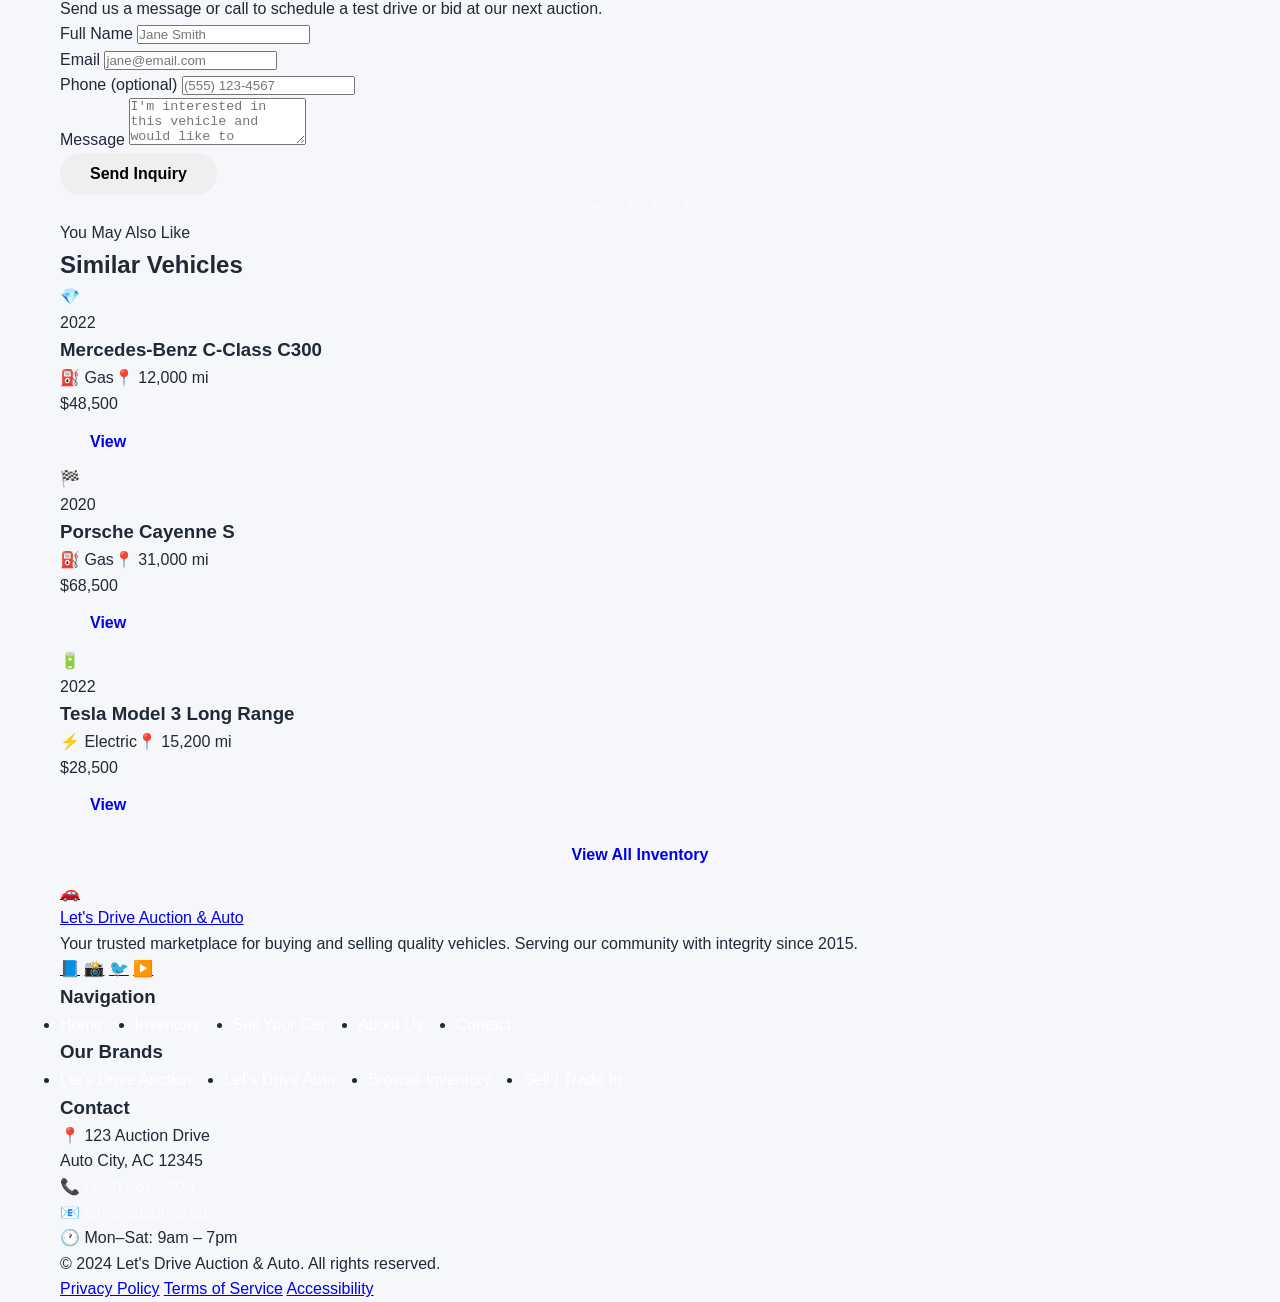
<file: vehicle.html>
<!DOCTYPE html>
<html lang="en">
<head>
  <meta charset="UTF-8">
  <meta name="viewport" content="width=device-width, initial-scale=1.0">
  <meta name="description" content="2021 BMW 5 Series 530i — 22,000 miles, white, gasoline. Available at Let's Drive Auction. View specs, features, and make an inquiry.">
  <title>2021 BMW 5 Series 530i | Let's Drive — Auction &amp; Auto</title>
  <link rel="stylesheet" href="styles.css">
</head>
<body>

  <!-- ===== HEADER / NAV ===== -->
  <header class="site-header">
    <nav class="navbar" aria-label="Main navigation">
      <div class="container nav-inner">
        <a href="index.html" class="brand" aria-label="Let's Drive — Home">
          <span class="brand-icon" aria-hidden="true">🚗</span>
          <div class="brand-text">
            <span class="brand-main">Let's Drive</span>
            <span class="brand-sub">Auction &amp; Auto</span>
          </div>
        </a>

        <button class="nav-toggle" aria-label="Toggle navigation menu" aria-expanded="false" aria-controls="nav-menu">
          <span class="hamburger" aria-hidden="true"></span>
        </button>

        <ul class="nav-menu" id="nav-menu" role="list">
          <li><a href="index.html" class="nav-link">Home</a></li>
          <li><a href="inventory.html" class="nav-link active" aria-current="true">Inventory</a></li>
          <li><a href="sell.html" class="nav-link">Sell Your Car</a></li>
          <li><a href="about.html" class="nav-link">About</a></li>
          <li><a href="contact.html" class="nav-link">Contact</a></li>
          <li><a href="sell.html" class="nav-link nav-link--cta">Sell Your Car</a></li>
        </ul>

        <a href="tel:+12345678900" class="nav-phone" aria-label="Call us at (234) 567-8900">
          📞 (234) 567-8900
        </a>
      </div>
    </nav>
  </header>

  <main>

    <!-- ===== BREADCRUMB ===== -->
    <div class="container">
      <nav class="breadcrumb" aria-label="Breadcrumb">
        <a href="index.html">Home</a>
        <span aria-hidden="true">›</span>
        <a href="inventory.html">Inventory</a>
        <span aria-hidden="true">›</span>
        <span aria-current="page">2021 BMW 5 Series 530i</span>
      </nav>
    </div>

    <!-- ===== VEHICLE DETAIL ===== -->
    <section class="vehicle-detail">
      <div class="container">
        <div class="vehicle-detail__grid">

          <!-- LEFT: Images + Description -->
          <div>
            <!-- Main Image -->
            <div class="vehicle-detail__img img-luxury" role="img" aria-label="2021 BMW 5 Series 530i — white luxury sedan, front three-quarter view">
              🏅
            </div>

            <!-- Thumbnail Gallery -->
            <div class="vehicle-gallery-thumbs" role="list" aria-label="Vehicle photo gallery">
              <div class="thumb img-luxury active" role="listitem" tabindex="0" aria-label="Exterior front view">🏅</div>
              <div class="thumb img-luxury" role="listitem" tabindex="0" aria-label="Exterior rear view" style="opacity:.5">🔙</div>
              <div class="thumb img-luxury" role="listitem" tabindex="0" aria-label="Interior dashboard" style="opacity:.5">🎛️</div>
              <div class="thumb img-luxury" role="listitem" tabindex="0" aria-label="Engine bay" style="opacity:.5">🔧</div>
            </div>

            <!-- Description -->
            <div style="margin-top:var(--sp-10);">
              <h2 style="font-size:var(--font-size-xl);font-weight:800;color:var(--clr-primary);margin-bottom:var(--sp-4);">Vehicle Description</h2>
              <p style="color:var(--clr-text-muted);line-height:1.8;margin-bottom:var(--sp-4);">
                This 2021 BMW 5 Series 530i is a stunning example of German engineering at its finest. 
                Finished in Alpine White with a Cognac Vernasca leather interior, this vehicle presents 
                in exceptional condition with only 22,000 miles from new.
              </p>
              <p style="color:var(--clr-text-muted);line-height:1.8;margin-bottom:var(--sp-4);">
                Originally purchased from BMW of North America, this vehicle has been meticulously 
                maintained with full BMW service history on record. The 2.0L TwinPower Turbo inline 
                4-cylinder engine delivers 248 horsepower with smooth, responsive acceleration through 
                the 8-speed Steptronic Sport automatic transmission.
              </p>
              <p style="color:var(--clr-text-muted);line-height:1.8;">
                All four premium Michelin tires are at 90% tread. No accidents on Carfax. Non-smoker 
                vehicle. Available for immediate purchase or in our upcoming Friday auction.
              </p>
            </div>

            <!-- Vehicle History -->
            <div style="margin-top:var(--sp-8);padding:var(--sp-6);background:var(--clr-gray-50);border-radius:var(--radius-md);">
              <h3 style="font-size:var(--font-size-lg);font-weight:800;color:var(--clr-primary);margin-bottom:var(--sp-4);">Vehicle History</h3>
              <div style="display:grid;grid-template-columns:repeat(auto-fit,minmax(140px,1fr));gap:var(--sp-4);">
                <div style="text-align:center;padding:var(--sp-4);background:var(--clr-white);border-radius:var(--radius);border:1px solid var(--clr-border);">
                  <div style="font-size:1.8rem;margin-bottom:var(--sp-2);">✅</div>
                  <div style="font-size:var(--font-size-xs);font-weight:700;color:var(--clr-success);">No Accidents</div>
                </div>
                <div style="text-align:center;padding:var(--sp-4);background:var(--clr-white);border-radius:var(--radius);border:1px solid var(--clr-border);">
                  <div style="font-size:1.8rem;margin-bottom:var(--sp-2);">📋</div>
                  <div style="font-size:var(--font-size-xs);font-weight:700;color:var(--clr-gray-800);">1 Owner</div>
                </div>
                <div style="text-align:center;padding:var(--sp-4);background:var(--clr-white);border-radius:var(--radius);border:1px solid var(--clr-border);">
                  <div style="font-size:1.8rem;margin-bottom:var(--sp-2);">🔧</div>
                  <div style="font-size:var(--font-size-xs);font-weight:700;color:var(--clr-gray-800);">Full Service History</div>
                </div>
                <div style="text-align:center;padding:var(--sp-4);background:var(--clr-white);border-radius:var(--radius);border:1px solid var(--clr-border);">
                  <div style="font-size:1.8rem;margin-bottom:var(--sp-2);">🏠</div>
                  <div style="font-size:var(--font-size-xs);font-weight:700;color:var(--clr-gray-800);">Personal Use</div>
                </div>
              </div>
            </div>
          </div>

          <!-- RIGHT: Info + Inquiry -->
          <div>
            <div class="vehicle-detail__info">
              <span class="vehicle-detail__badge">Available Now</span>
              <div class="vehicle-detail__year">2021 · BMW · 5 Series</div>
              <h1 class="vehicle-detail__name">530i Luxury Sedan</h1>
              <div class="vehicle-detail__price" aria-label="Price: $42,900">$42,900</div>

              <!-- Key Specs -->
              <div class="vehicle-specs" aria-label="Vehicle specifications">
                <div class="spec-item">
                  <div class="spec-label">Mileage</div>
                  <div class="spec-value">22,000 mi</div>
                </div>
                <div class="spec-item">
                  <div class="spec-label">Fuel Type</div>
                  <div class="spec-value">Gasoline</div>
                </div>
                <div class="spec-item">
                  <div class="spec-label">Transmission</div>
                  <div class="spec-value">8-Speed Auto</div>
                </div>
                <div class="spec-item">
                  <div class="spec-label">Drive Type</div>
                  <div class="spec-value">RWD</div>
                </div>
                <div class="spec-item">
                  <div class="spec-label">Engine</div>
                  <div class="spec-value">2.0L Turbo</div>
                </div>
                <div class="spec-item">
                  <div class="spec-label">Horsepower</div>
                  <div class="spec-value">248 hp</div>
                </div>
                <div class="spec-item">
                  <div class="spec-label">Exterior Color</div>
                  <div class="spec-value">Alpine White</div>
                </div>
                <div class="spec-item">
                  <div class="spec-label">Interior Color</div>
                  <div class="spec-value">Cognac Leather</div>
                </div>
                <div class="spec-item">
                  <div class="spec-label">VIN</div>
                  <div class="spec-value" style="font-size:var(--font-size-sm);">WBA5R1C56LFH07432</div>
                </div>
                <div class="spec-item">
                  <div class="spec-label">Stock #</div>
                  <div class="spec-value">LDA-20241</div>
                </div>
              </div>

              <!-- Key Features -->
              <div class="vehicle-features">
                <h2 style="font-size:var(--font-size-lg);font-weight:800;color:var(--clr-primary);margin-bottom:var(--sp-4);">Key Features</h2>
                <ul class="features-list">
                  <li>Heads-Up Display</li>
                  <li>Panoramic Sunroof</li>
                  <li>Heated Front Seats</li>
                  <li>Harman Kardon Audio</li>
                  <li>Navigation System</li>
                  <li>Wireless Apple CarPlay</li>
                  <li>Parking Assist</li>
                  <li>Blind Spot Monitor</li>
                  <li>Adaptive Cruise Control</li>
                  <li>Lane Departure Warning</li>
                  <li>19&quot; M Sport Wheels</li>
                  <li>LED Headlights</li>
                </ul>
              </div>
            </div>

            <!-- Inquiry Card -->
            <div class="inquiry-card" aria-label="Vehicle inquiry form">
              <h3>Interested in This Vehicle?</h3>
              <p>Send us a message or call to schedule a test drive or bid at our next auction.</p>

              <form action="#" method="post" novalidate>
                <div class="form-group">
                  <label class="form-label form-label--white" for="inq-name">Full Name</label>
                  <input type="text" id="inq-name" name="name" class="form-control form-control--dark"
                    placeholder="Jane Smith" required autocomplete="name">
                </div>
                <div class="form-group">
                  <label class="form-label form-label--white" for="inq-email">Email</label>
                  <input type="email" id="inq-email" name="email" class="form-control form-control--dark"
                    placeholder="jane@email.com" required autocomplete="email">
                </div>
                <div class="form-group">
                  <label class="form-label form-label--white" for="inq-phone">Phone (optional)</label>
                  <input type="tel" id="inq-phone" name="phone" class="form-control form-control--dark"
                    placeholder="(555) 123-4567" autocomplete="tel">
                </div>
                <div class="form-group">
                  <label class="form-label form-label--white" for="inq-msg">Message</label>
                  <textarea id="inq-msg" name="message" class="form-control form-control--dark"
                    placeholder="I'm interested in this vehicle and would like to schedule a test drive..."
                    rows="3"></textarea>
                </div>
                <button type="submit" class="btn btn--primary btn--full">Send Inquiry</button>
                <p style="text-align:center;font-size:var(--font-size-xs);color:rgba(255,255,255,.5);margin-top:var(--sp-3);">
                  Or call <a href="tel:+12345678900" style="color:var(--clr-accent);">(234) 567-8900</a>
                </p>
              </form>
            </div>

          </div><!-- end right column -->
        </div><!-- end grid -->
      </div>
    </section>

    <!-- ===== RELATED VEHICLES ===== -->
    <section class="section section--alt" aria-labelledby="related-title">
      <div class="container">
        <div class="section__header">
          <span class="section__eyebrow">You May Also Like</span>
          <h2 class="section__title" id="related-title">Similar Vehicles</h2>
        </div>

        <div class="vehicle-grid" style="grid-template-columns:repeat(auto-fill,minmax(260px,1fr));">
          <article class="vehicle-card">
            <div class="vehicle-card__img img-luxury" role="img" aria-label="2022 Mercedes-Benz C-Class">💎</div>
            <div class="vehicle-card__body">
              <div class="vehicle-card__year">2022</div>
              <h3 class="vehicle-card__name">Mercedes-Benz C-Class C300</h3>
              <div class="vehicle-card__meta"><span>⛽ Gas</span><span>📍 12,000 mi</span></div>
              <div class="vehicle-card__footer">
                <div class="vehicle-card__price">$48,500</div>
                <a href="vehicle.html" class="btn btn--outline-dark btn--sm">View</a>
              </div>
            </div>
          </article>

          <article class="vehicle-card">
            <div class="vehicle-card__img img-luxury" role="img" aria-label="2020 Porsche Cayenne S">🏁</div>
            <div class="vehicle-card__body">
              <div class="vehicle-card__year">2020</div>
              <h3 class="vehicle-card__name">Porsche Cayenne S</h3>
              <div class="vehicle-card__meta"><span>⛽ Gas</span><span>📍 31,000 mi</span></div>
              <div class="vehicle-card__footer">
                <div class="vehicle-card__price">$68,500</div>
                <a href="vehicle.html" class="btn btn--outline-dark btn--sm">View</a>
              </div>
            </div>
          </article>

          <article class="vehicle-card">
            <div class="vehicle-card__img img-electric" role="img" aria-label="2022 Tesla Model 3">🔋</div>
            <div class="vehicle-card__body">
              <div class="vehicle-card__year">2022</div>
              <h3 class="vehicle-card__name">Tesla Model 3 Long Range</h3>
              <div class="vehicle-card__meta"><span>⚡ Electric</span><span>📍 15,200 mi</span></div>
              <div class="vehicle-card__footer">
                <div class="vehicle-card__price">$28,500</div>
                <a href="vehicle.html" class="btn btn--outline-dark btn--sm">View</a>
              </div>
            </div>
          </article>
        </div>

        <div style="text-align:center;margin-top:var(--sp-10);">
          <a href="inventory.html" class="btn btn--primary btn--lg">View All Inventory</a>
        </div>
      </div>
    </section>

  </main>

  <!-- ===== FOOTER ===== -->
  <footer class="site-footer">
    <div class="footer-main">
      <div class="container">
        <div class="footer-grid">
          <div class="footer-brand-col">
            <a href="index.html" class="footer-brand" aria-label="Let's Drive — Home">
              <span aria-hidden="true">🚗</span>
              <div class="brand-text">
                <span class="brand-main">Let's Drive</span>
                <span class="brand-sub">Auction &amp; Auto</span>
              </div>
            </a>
            <p class="footer-tagline">Your trusted marketplace for buying and selling quality vehicles. Serving our community with integrity since 2015.</p>
            <div class="footer-social">
              <a href="#" class="social-link" aria-label="Facebook">📘</a>
              <a href="#" class="social-link" aria-label="Instagram">📸</a>
              <a href="#" class="social-link" aria-label="Twitter / X">🐦</a>
              <a href="#" class="social-link" aria-label="YouTube">▶️</a>
            </div>
          </div>
          <div>
            <h3 class="footer-col-title">Navigation</h3>
            <ul class="footer-links">
              <li><a href="index.html">Home</a></li>
              <li><a href="inventory.html">Inventory</a></li>
              <li><a href="sell.html">Sell Your Car</a></li>
              <li><a href="about.html">About Us</a></li>
              <li><a href="contact.html">Contact</a></li>
            </ul>
          </div>
          <div>
            <h3 class="footer-col-title">Our Brands</h3>
            <ul class="footer-links">
              <li><a href="about.html">Let's Drive Auction</a></li>
              <li><a href="about.html">Let's Drive Auto</a></li>
              <li><a href="inventory.html">Browse Inventory</a></li>
              <li><a href="sell.html">Sell / Trade In</a></li>
            </ul>
          </div>
          <div>
            <h3 class="footer-col-title">Contact</h3>
            <address class="footer-contact-list" style="font-style:normal;">
              <div class="footer-contact-item">📍 <span>123 Auction Drive<br>Auto City, AC 12345</span></div>
              <div class="footer-contact-item">📞 <a href="tel:+12345678900" style="color:rgba(255,255,255,.65);">(234) 567-8900</a></div>
              <div class="footer-contact-item">📧 <a href="mailto:info@letsdrive.com" style="color:rgba(255,255,255,.65);">info@letsdrive.com</a></div>
              <div class="footer-contact-item">🕐 Mon–Sat: 9am – 7pm</div>
            </address>
          </div>
        </div>
      </div>
    </div>
    <div class="footer-bottom">
      <div class="container">
        <div class="footer-bottom-inner">
          <p>&copy; 2024 Let's Drive Auction &amp; Auto. All rights reserved.</p>
          <div class="footer-legal">
            <a href="#">Privacy Policy</a>
            <a href="#">Terms of Service</a>
            <a href="#">Accessibility</a>
          </div>
        </div>
      </div>
    </div>
  </footer>

  <script>
    const toggle = document.querySelector('.nav-toggle');
    const menu   = document.querySelector('.nav-menu');
    if (toggle && menu) {
      toggle.addEventListener('click', () => {
        const open = menu.classList.toggle('open');
        toggle.classList.toggle('open', open);
        toggle.setAttribute('aria-expanded', open);
      });
    }
  </script>
</body>
</html>
</file>
<file: styles.css>
* {
    margin: 0;
    padding: 0;
    box-sizing: border-box;
}

:root {
    --bg: #f5f7fb;
    --surface: #ffffff;
    --surface-alt: #f8fafc;
    --text: #1f2937;
    --muted: #6b7280;
    --brand: #111827;
    --accent: #667eea;
    --accent-strong: #5568d3;
    --border: rgba(17, 24, 39, 0.08);
}

html {
    scroll-behavior: smooth;
}

body {
    font-family: 'Segoe UI', Tahoma, Geneva, Verdana, sans-serif;
    line-height: 1.6;
    color: var(--text);
    background: var(--bg);
}

.container {
    max-width: 1200px;
    margin: 0 auto;
    padding: 0 20px;
}

.navbar {
    background: rgba(17, 24, 39, 0.92);
    color: white;
    padding: 1rem 0;
    position: sticky;
    top: 0;
    z-index: 1000;
    backdrop-filter: blur(14px);
    box-shadow: 0 2px 18px rgba(0, 0, 0, 0.12);
}

.navbar .container {
    display: flex;
    justify-content: space-between;
    align-items: center;
    gap: 1rem;
}

.logo h1 {
    font-size: 1.45rem;
    font-weight: 700;
}

.nav-links {
    display: flex;
    list-style: none;
    gap: 2rem;
    flex-wrap: wrap;
    justify-content: center;
}

.nav-links a {
    color: white;
    text-decoration: none;
    font-weight: 500;
    transition: opacity 0.3s ease;
}

.nav-links a:hover {
    opacity: 0.8;
}

.nav-cta {
    color: white;
    text-decoration: none;
    font-weight: 700;
    padding: 0.8rem 1.1rem;
    border-radius: 999px;
    background: var(--accent);
    transition: transform 0.3s ease, background 0.3s ease;
}

.nav-cta:hover {
    background: var(--accent-strong);
    transform: translateY(-1px);
}

.hero {
    background: linear-gradient(135deg, #0f172a 0%, #1f2937 50%, #667eea 100%);
    color: white;
    padding: 88px 0 64px;
}

.hero-layout {
    display: grid;
    grid-template-columns: 1.2fr 0.8fr;
    gap: 2rem;
    align-items: center;
}

.eyebrow {
    text-transform: uppercase;
    letter-spacing: 0.18em;
    font-size: 0.78rem;
    color: rgba(255, 255, 255, 0.8);
    margin-bottom: 0.75rem;
}

.hero-content h2 {
    font-size: clamp(2.6rem, 5vw, 4.5rem);
    margin-bottom: 1rem;
    font-weight: 700;
    line-height: 1.05;
}

.hero-copy {
    font-size: 1.15rem;
    margin-bottom: 2rem;
    opacity: 0.9;
    max-width: 36rem;
}

.hero-actions {
    display: flex;
    flex-wrap: wrap;
    gap: 1rem;
    margin-bottom: 1.5rem;
}

.hero-highlights {
    display: flex;
    flex-wrap: wrap;
    gap: 0.75rem;
}

.hero-highlights span,
.panel-card,
.stats-grid div,
.step,
.newsletter-card {
    background: rgba(255, 255, 255, 0.08);
    border: 1px solid rgba(255, 255, 255, 0.12);
    border-radius: 18px;
    backdrop-filter: blur(8px);
}

.hero-highlights span {
    padding: 0.65rem 0.9rem;
    font-size: 0.95rem;
}

.hero-panel {
    display: grid;
    gap: 1rem;
}

.panel-card {
    padding: 1.5rem;
}

.panel-card.featured {
    background: linear-gradient(135deg, rgba(255,255,255,0.16), rgba(255,255,255,0.06));
}

.panel-label {
    text-transform: uppercase;
    letter-spacing: 0.12em;
    font-size: 0.75rem;
    opacity: 0.8;
    margin-bottom: 0.75rem;
}

.panel-card h3 {
    font-size: 1.5rem;
    margin-bottom: 0.35rem;
}

.panel-meta {
    display: flex;
    gap: 0.75rem;
    margin-top: 1rem;
    flex-wrap: wrap;
}

.panel-meta span,
.card-topline span {
    font-size: 0.85rem;
    opacity: 0.9;
}

.panel-card.stats {
    display: grid;
    grid-template-columns: repeat(2, 1fr);
    gap: 1rem;
}

.panel-card.stats strong,
.stats-grid strong {
    display: block;
    font-size: 2rem;
    margin-bottom: 0.25rem;
}

.panel-card.stats span,
.stats-grid span {
    color: rgba(255, 255, 255, 0.82);
}

.btn {
    display: inline-flex;
    align-items: center;
    justify-content: center;
    gap: 0.5rem;
    padding: 12px 30px;
    border: none;
    border-radius: 999px;
    font-size: 1rem;
    cursor: pointer;
    transition: all 0.3s ease;
    font-weight: 600;
    text-decoration: none;
}

.btn-primary {
    background: var(--accent);
    color: white;
}

.btn-primary:hover {
    background: var(--accent-strong);
    transform: translateY(-2px);
    box-shadow: 0 10px 18px rgba(102, 126, 234, 0.3);
}

.btn-secondary {
    background: white;
    color: var(--accent);
    width: 100%;
    border: 1px solid var(--border);
}

.btn-secondary:hover {
    background: #f0f0f0;
    transform: translateY(-2px);
}

.stats-strip {
    background: white;
    border-top: 1px solid var(--border);
    border-bottom: 1px solid var(--border);
    padding: 1.5rem 0;
}

.stats-grid {
    display: grid;
    grid-template-columns: repeat(4, 1fr);
    gap: 1rem;
}

.stats-grid div {
    padding: 1.25rem;
    color: var(--text);
    background: var(--surface);
    border-color: var(--border);
}

.stats-grid span {
    color: var(--muted);
}

.section-heading {
    text-align: center;
    max-width: 42rem;
    margin: 0 auto 2.5rem;
}

.section-heading .eyebrow {
    color: var(--accent);
}

.section-heading h2 {
    font-size: clamp(2rem, 4vw, 3rem);
    margin-bottom: 0.75rem;
}

.section-heading p {
    color: var(--muted);
}

.auctions {
    padding: 60px 20px;
    background: var(--bg);
}

.auctions h2 {
    color: var(--text);
}

.auction-grid {
    display: grid;
    grid-template-columns: repeat(auto-fit, minmax(260px, 1fr));
    gap: 2rem;
}

.auction-card {
    background: var(--surface);
    border-radius: 18px;
    overflow: hidden;
    border: 1px solid var(--border);
    box-shadow: 0 8px 24px rgba(15, 23, 42, 0.08);
    transition: transform 0.3s ease, box-shadow 0.3s ease;
}

.auction-card:hover {
    transform: translateY(-10px);
    box-shadow: 0 16px 34px rgba(15, 23, 42, 0.15);
}

.auction-image {
    width: 100%;
    height: 200px;
    background-size: cover;
    background-position: center;
}

.auction-image-1 {
    background: linear-gradient(135deg, #667eea 0%, #764ba2 100%);
}

.auction-image-2 {
    background: linear-gradient(135deg, #f093fb 0%, #f5576c 100%);
}

.auction-image-3 {
    background: linear-gradient(135deg, #4facfe 0%, #00f2fe 100%);
}

.auction-image-4 {
    background: linear-gradient(135deg, #fa709a 0%, #fee140 100%);
}

.auction-info {
    padding: 1.5rem;
}

.card-topline {
    display: flex;
    justify-content: space-between;
    gap: 1rem;
    margin-bottom: 1rem;
}

.status {
    font-size: 0.75rem;
    font-weight: 700;
    padding: 0.35rem 0.7rem;
    border-radius: 999px;
}

.status.live {
    background: #dcfce7;
    color: #166534;
}

.status.featured {
    background: #dbeafe;
    color: #1d4ed8;
}

.status.new {
    background: #fef3c7;
    color: #92400e;
}

.time-left {
    color: var(--muted);
}

.auction-info h3 {
    font-size: 1.3rem;
    margin-bottom: 0.5rem;
    color: var(--text);
}

.price {
    color: var(--accent);
    font-weight: 700;
    font-size: 1.1rem;
    margin-bottom: 0.5rem;
}

.details {
    color: var(--muted);
    font-size: 0.9rem;
    margin-bottom: 1rem;
}

.how-it-works,
.about {
    padding: 60px 20px;
    background: var(--surface);
}

.about h2 {
    color: var(--text);
}

.features-grid {
    display: grid;
    grid-template-columns: repeat(auto-fit, minmax(230px, 1fr));
    gap: 2rem;
}

.feature {
    background: var(--surface-alt);
    padding: 2rem;
    border-radius: 18px;
    text-align: center;
    transition: transform 0.3s ease, box-shadow 0.3s ease;
    border: 1px solid var(--border);
}

.feature:hover {
    transform: translateY(-5px);
    box-shadow: 0 10px 20px rgba(0,0,0,0.08);
}

.feature-icon {
    font-size: 3rem;
    margin-bottom: 1rem;
}

.feature h3 {
    font-size: 1.3rem;
    margin-bottom: 0.5rem;
    color: var(--brand);
}

.feature p {
    color: var(--muted);
    line-height: 1.8;
}

.steps-grid {
    display: grid;
    grid-template-columns: repeat(4, 1fr);
    gap: 1.25rem;
}

.step {
    padding: 1.5rem;
    background: var(--surface-alt);
    border-color: var(--border);
}

.step span {
    display: inline-flex;
    width: 2.5rem;
    height: 2.5rem;
    align-items: center;
    justify-content: center;
    border-radius: 999px;
    background: var(--accent);
    color: white;
    font-weight: 700;
    margin-bottom: 1rem;
}

.step h3 {
    margin-bottom: 0.5rem;
}

.step p {
    color: var(--muted);
}

.newsletter {
    padding: 0 20px 60px;
}

.newsletter-card {
    display: flex;
    justify-content: space-between;
    gap: 1.5rem;
    padding: 2rem;
    background: linear-gradient(135deg, #111827 0%, #374151 100%);
    color: white;
    align-items: center;
}

.newsletter-card h2 {
    font-size: clamp(1.7rem, 4vw, 2.4rem);
    margin-bottom: 0.5rem;
}

.newsletter-card p {
    color: rgba(255, 255, 255, 0.8);
}

.newsletter-form {
    display: flex;
    gap: 0.75rem;
    flex-wrap: wrap;
}

.newsletter-form input {
    min-width: 240px;
    padding: 12px 14px;
    border-radius: 999px;
    border: none;
    font-size: 1rem;
}

.contact {
    padding: 60px 20px;
    background: linear-gradient(135deg, #e5e7eb 0%, #cbd5e1 100%);
}

.contact h2 {
    color: var(--text);
}

.contact-content {
    display: grid;
    grid-template-columns: 1fr 1fr;
    gap: 3rem;
    max-width: 1000px;
    margin: 0 auto;
}

.contact-info {
    display: flex;
    flex-direction: column;
    gap: 2rem;
}

.info-item h3 {
    color: var(--accent);
    margin-bottom: 0.5rem;
    font-size: 1.2rem;
}

.info-item p {
    color: var(--muted);
    line-height: 1.8;
}

.info-item a {
    color: var(--accent);
    text-decoration: none;
    font-weight: 600;
}

.info-item a:hover {
    text-decoration: underline;
}

.contact-form {
    display: flex;
    flex-direction: column;
    gap: 1rem;
}

.contact-form input,
.contact-form textarea {
    padding: 12px;
    border: 1px solid #ddd;
    border-radius: 10px;
    font-size: 1rem;
    font-family: inherit;
    transition: border-color 0.3s ease;
    background: rgba(255, 255, 255, 0.95);
}

.contact-form input:focus,
.contact-form textarea:focus {
    outline: none;
    border-color: var(--accent);
    box-shadow: 0 0 0 4px rgba(102, 126, 234, 0.15);
}

.footer {
    background: #111827;
    color: white;
    padding: 2rem 20px;
    text-align: center;
}

.footer .container {
    display: flex;
    justify-content: space-between;
    align-items: center;
    flex-wrap: wrap;
    gap: 2rem;
}

.footer-links {
    display: flex;
    gap: 2rem;
}

.footer-links a {
    color: white;
    text-decoration: none;
    transition: opacity 0.3s ease;
}

.footer-links a:hover {
    opacity: 0.7;
}

@media (max-width: 768px) {
    .navbar .container,
    .newsletter-card,
    .contact-content {
        grid-template-columns: 1fr;
        display: grid;
    }

    .navbar .container {
        justify-content: center;
        text-align: center;
        gap: 1rem;
    }

    .nav-links {
        gap: 1rem;
        font-size: 0.9rem;
    }

    .nav-cta {
        justify-self: center;
    }

    .hero {
        padding-top: 56px;
    }

    .hero-layout,
    .steps-grid,
    .stats-grid,
    .contact-content {
        grid-template-columns: 1fr;
    }

    .hero-content h2 {
        font-size: 2.4rem;
    }

    .hero-copy {
        font-size: 1rem;
    }

    .hero-panel {
        order: -1;
    }

    .stats-grid,
    .steps-grid {
        grid-template-columns: 1fr 1fr;
    }

    .features-grid {
        grid-template-columns: 1fr;
    }

    .footer .container {
        flex-direction: column;
    }
}

@media (max-width: 480px) {
    .logo h1 {
        font-size: 1.3rem;
    }

    .nav-links {
        gap: 0.5rem;
        font-size: 0.8rem;
    }

    .hero-content h2 {
        font-size: 2rem;
    }

    .hero-actions,
    .newsletter-form {
        flex-direction: column;
    }

    .stats-grid,
    .steps-grid {
        grid-template-columns: 1fr;
    }

    .auctions,
    .about,
    .how-it-works,
    .contact {
        padding-left: 16px;
        padding-right: 16px;
    }
}
</file>
